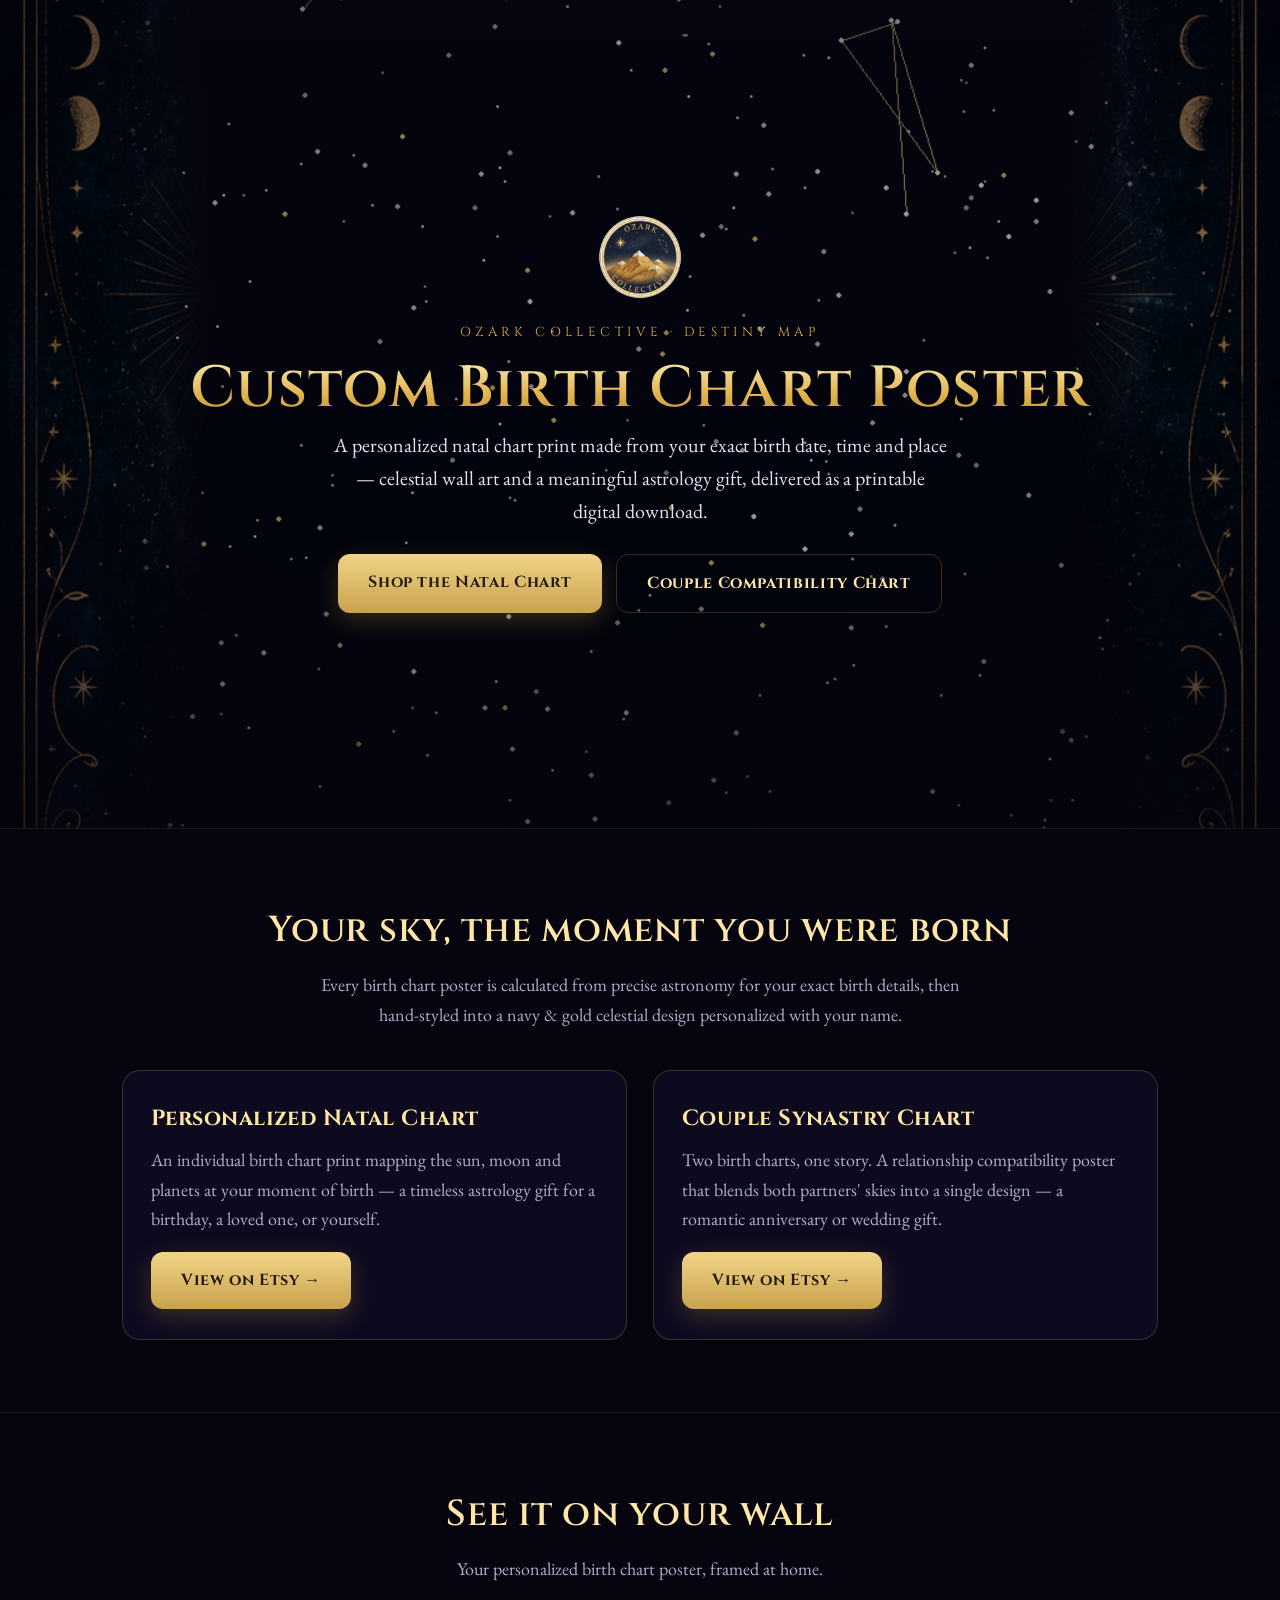
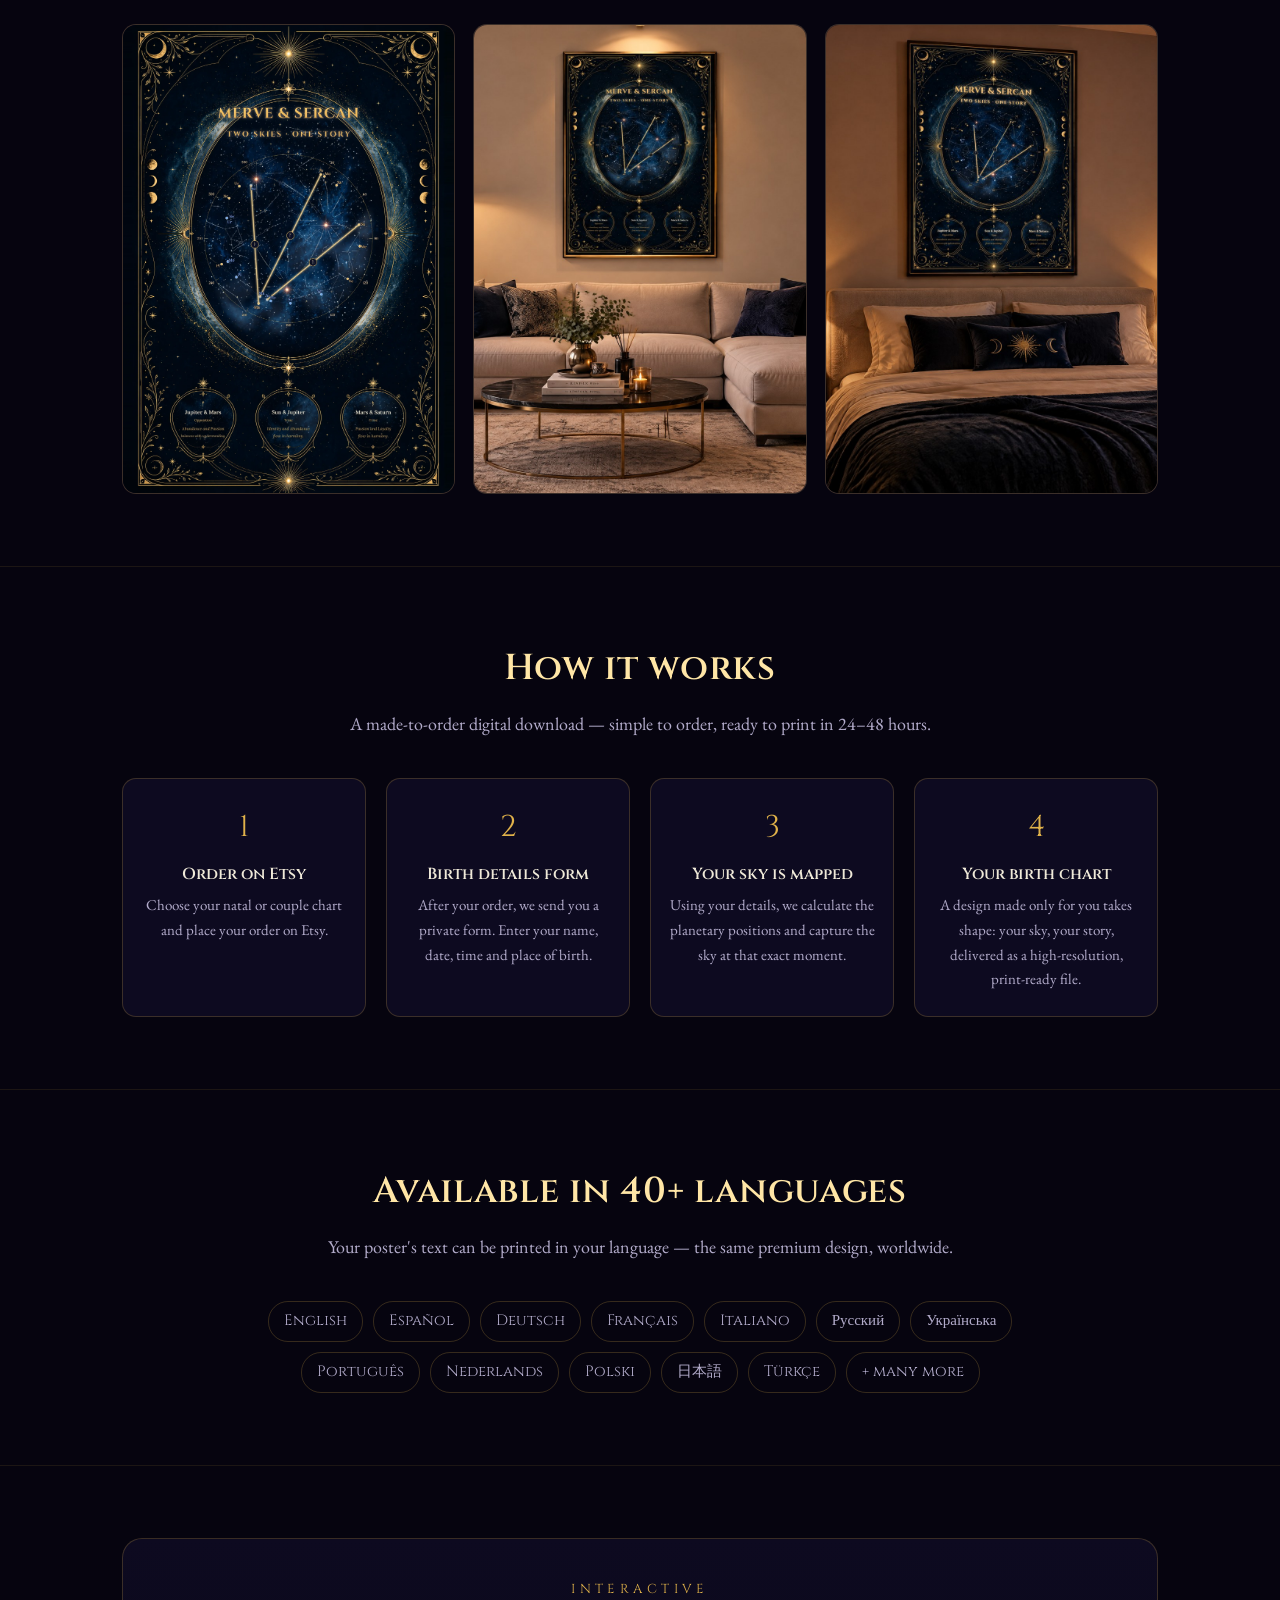
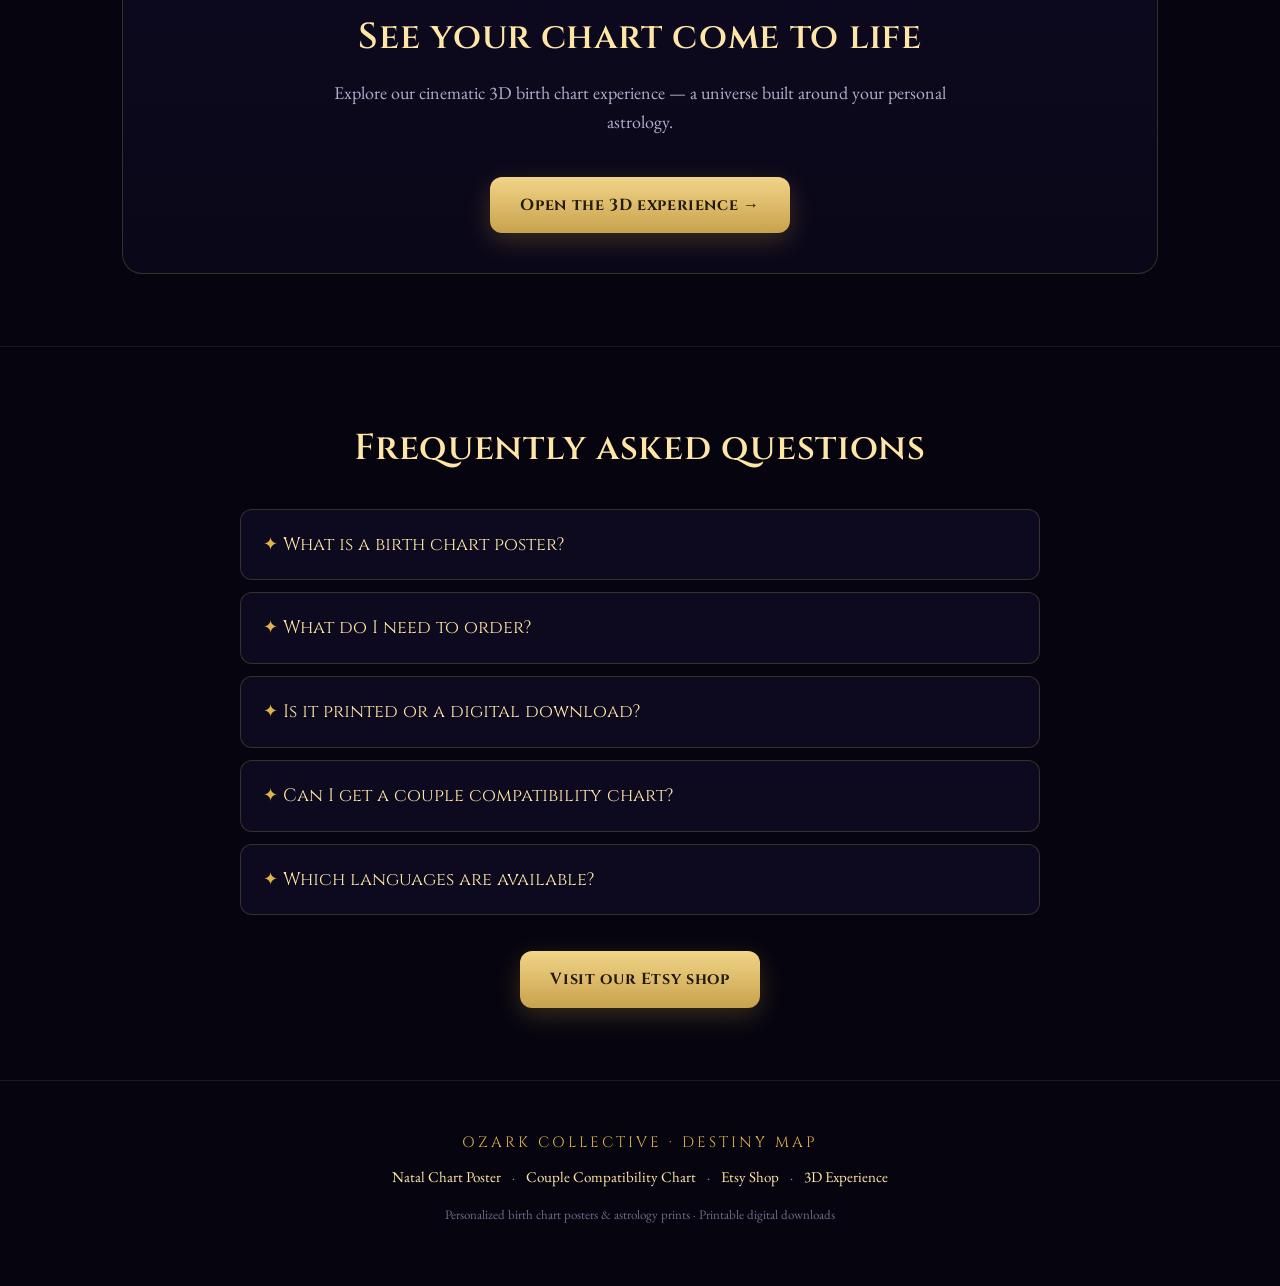
<file: birth-chart-poster.html>
<!DOCTYPE html>
<html lang="en">
<head>
<meta charset="UTF-8">
<meta name="viewport" content="width=device-width, initial-scale=1.0">
<title>Custom Birth Chart Poster | Personalized Natal Chart Print — Ozark Collective</title>
<meta name="description" content="Personalized birth chart posters made from your exact birth date, time & place. Custom natal chart prints and couple compatibility (synastry) charts — a meaningful astrology gift, printable digital download in 40+ languages.">
<meta name="keywords" content="birth chart poster, natal chart print, custom birth chart, personalized astrology, astrology poster, synastry chart, couple birth chart, zodiac gift, celestial wall art, birth chart art">
<link rel="canonical" href="https://www.ozarkcollective.co/birth-chart-poster.html">
<meta name="robots" content="index, follow">
<link rel="icon" type="image/png" href="site_favicon.png">
<!-- Open Graph -->
<meta property="og:type" content="website">
<meta property="og:site_name" content="Ozark Collective · Destiny Map">
<meta property="og:title" content="Custom Birth Chart Poster | Personalized Natal Chart Print">
<meta property="og:description" content="A personalized birth chart poster made from your exact birth details. Individual natal charts & couple compatibility prints. Printable digital download, 40+ languages.">
<meta property="og:url" content="https://www.ozarkcollective.co/birth-chart-poster.html">
<meta property="og:image" content="https://www.ozarkcollective.co/og-image.jpg">
<meta name="twitter:card" content="summary_large_image">
<meta name="twitter:title" content="Custom Birth Chart Poster | Personalized Natal Chart Print">
<meta name="twitter:description" content="Personalized birth chart & couple compatibility posters from your exact birth details. Printable digital download in 40+ languages.">
<meta name="twitter:image" content="https://www.ozarkcollective.co/og-image.jpg">
<link rel="preconnect" href="https://fonts.googleapis.com">
<link href="https://fonts.googleapis.com/css2?family=Cinzel:wght@500;600;700&family=EB+Garamond:ital@0;1&display=swap" rel="stylesheet">
<style>
:root{--bg:#06040f;--panel:#0d0a20;--ink:#efe9d8;--dim:#b3accb;--gold:#e0b24a;--gold2:#ffe6a6;--line:rgba(224,178,74,.22)}
*{margin:0;padding:0;box-sizing:border-box}
body{background:var(--bg);color:var(--ink);font-family:'EB Garamond',Georgia,serif;font-size:18px;line-height:1.65;-webkit-font-smoothing:antialiased}
h1,h2,h3,.serif{font-family:'Cinzel',serif;letter-spacing:.02em}
a{color:var(--gold2);text-decoration:none}
.wrap{max-width:1080px;margin:0 auto;padding:0 22px}
.btn{display:inline-block;background:linear-gradient(180deg,#f2d488,#c8a24d);color:#231a08;font-family:'Cinzel',serif;font-weight:700;
padding:15px 30px;border-radius:12px;letter-spacing:.04em;font-size:16px;box-shadow:0 8px 26px rgba(224,178,74,.22);transition:transform .15s}
.btn:hover{transform:translateY(-2px)}
.btn.alt{background:transparent;border:1px solid var(--line);color:var(--gold2);box-shadow:none}
/* HERO */
header.hero{position:relative;min-height:92vh;display:flex;align-items:center;justify-content:center;text-align:center;overflow:hidden}
header.hero::before{content:"";position:absolute;inset:0;
background:url('card_panel.png') center/cover no-repeat;filter:brightness(.62) saturate(1.05);z-index:0}
header.hero::after{content:"";position:absolute;inset:0;background:radial-gradient(120% 90% at 50% 40%,transparent 30%,rgba(6,4,15,.55) 70%,rgba(6,4,15,.92) 100%);z-index:1}
.hero .inner{position:relative;z-index:2;padding:60px 22px}
.hero img.logo{width:84px;height:84px;margin-bottom:14px;opacity:.95}
.kicker{color:var(--gold);letter-spacing:.34em;text-transform:uppercase;font-size:13px;font-family:'Cinzel',serif}
.hero h1{font-size:clamp(30px,6vw,58px);font-weight:600;margin:14px 0 8px;line-height:1.1;
background:linear-gradient(180deg,#fbeeb8,#e0b24a 60%,#b98f3f);-webkit-background-clip:text;background-clip:text;color:transparent}
.hero p.lead{max-width:620px;margin:0 auto 26px;color:#e7e0f2;font-size:20px}
.cta-row{display:flex;gap:14px;flex-wrap:wrap;justify-content:center;margin-top:8px}
/* SECTIONS */
section{padding:72px 0;border-top:1px solid rgba(224,178,74,.1)}
section h2{font-size:clamp(24px,4vw,36px);font-weight:600;color:var(--gold2);text-align:center;margin-bottom:10px}
section .sub{text-align:center;color:var(--dim);max-width:640px;margin:0 auto 40px}
.grid2{display:grid;grid-template-columns:1fr 1fr;gap:26px}
@media(max-width:760px){.grid2{grid-template-columns:1fr}}
.card{background:var(--panel);border:1px solid var(--line);border-radius:18px;padding:30px 28px}
.card h3{color:var(--gold2);font-size:22px;margin-bottom:8px}
.card p{color:var(--dim);margin-bottom:18px}
.steps{display:grid;grid-template-columns:repeat(4,1fr);gap:20px;counter-reset:s}
@media(max-width:760px){.steps{grid-template-columns:1fr 1fr}}
.step{background:var(--panel);border:1px solid var(--line);border-radius:14px;padding:24px 18px;text-align:center}
.step .n{font-family:'Cinzel',serif;color:var(--gold);font-size:30px;display:block;margin-bottom:8px}
.step h4{font-family:'Cinzel',serif;color:var(--ink);font-size:16px;margin-bottom:6px;font-weight:600}
.step p{color:var(--dim);font-size:15px}
.langs{display:flex;flex-wrap:wrap;gap:10px;justify-content:center;max-width:820px;margin:0 auto}
.langs span{border:1px solid var(--line);border-radius:20px;padding:7px 15px;color:var(--dim);font-size:15px;font-family:'Cinzel',serif}
.faq{max-width:800px;margin:0 auto}
.faq details{background:var(--panel);border:1px solid var(--line);border-radius:12px;padding:4px 22px;margin-bottom:12px}
.faq summary{font-family:'Cinzel',serif;color:var(--gold2);font-size:18px;padding:16px 0;cursor:pointer;list-style:none}
.faq summary::-webkit-details-marker{display:none}
.faq summary::before{content:"✦ ";color:var(--gold)}
.faq p{color:var(--dim);padding:0 0 18px}
.center{text-align:center}
footer{padding:50px 0 60px;text-align:center;color:#8f88ad;font-size:15px;border-top:1px solid rgba(224,178,74,.12)}
footer a{margin:0 8px}
.demo{background:linear-gradient(180deg,#0d0a20,#0a0718);border:1px solid var(--line);border-radius:20px;padding:40px 30px;text-align:center}
.gal{display:grid;grid-template-columns:repeat(3,1fr);gap:18px}.gal figure{border:1px solid var(--line);border-radius:14px;overflow:hidden;background:var(--panel)}.gal img{width:100%;height:100%;object-fit:cover;display:block}@media(max-width:760px){.gal{grid-template-columns:1fr}}
</style>
<script type="application/ld+json">
{
"@context":"https://schema.org",
"@graph":[
{"@type":"Organization","@id":"https://www.ozarkcollective.co/#org","name":"Ozark Collective · Destiny Map","url":"https://www.ozarkcollective.co/","logo":"https://www.ozarkcollective.co/site_logo.png","sameAs":["https://www.etsy.com/shop/OzarkCollectiveCo"]},
{"@type":"WebSite","@id":"https://www.ozarkcollective.co/#website","url":"https://www.ozarkcollective.co/","name":"Ozark Collective · Destiny Map","publisher":{"@id":"https://www.ozarkcollective.co/#org"}},
{"@type":"Product","name":"Custom Birth Chart Poster (Personalized Natal Chart Print)","image":"https://www.ozarkcollective.co/og-image.jpg","description":"A personalized natal chart poster created from your exact birth date, time and place. Printable digital download, available in 40+ languages.","brand":{"@id":"https://www.ozarkcollective.co/#org"},"category":"Astrology Wall Art","offers":{"@type":"Offer","priceCurrency":"USD","price":"7.99","availability":"https://schema.org/InStock","url":"https://www.etsy.com/listing/4539300239"}},
{"@type":"Product","name":"Couple Birth Chart Poster (Synastry Compatibility Print)","image":"https://www.ozarkcollective.co/og-image.jpg","description":"A personalized synastry poster blending both partners' birth charts into one design. A romantic anniversary gift, printable digital download.","brand":{"@id":"https://www.ozarkcollective.co/#org"},"category":"Astrology Wall Art","offers":{"@type":"Offer","priceCurrency":"USD","price":"9.99","availability":"https://schema.org/InStock","url":"https://www.etsy.com/listing/4539231848"}},
{"@type":"FAQPage","mainEntity":[
{"@type":"Question","name":"What is a birth chart poster?","acceptedAnswer":{"@type":"Answer","text":"A birth chart (natal chart) poster maps the exact position of the sun, moon and planets at the moment you were born, rendered as celestial wall art personalized with your name."}},
{"@type":"Question","name":"What do I need to order?","acceptedAnswer":{"@type":"Answer","text":"Your name, and your birth date, exact time and city. We calculate your chart from that data using precise astronomy."}},
{"@type":"Question","name":"Is it printed or a digital download?","acceptedAnswer":{"@type":"Answer","text":"It is a made-to-order, print-ready digital download. You receive a high-resolution file you can print at any size."}},
{"@type":"Question","name":"Can I get a couple compatibility chart?","acceptedAnswer":{"@type":"Answer","text":"Yes. The couple synastry chart blends both partners' birth charts into a single design — a popular anniversary and wedding gift."}},
{"@type":"Question","name":"Which languages are available?","acceptedAnswer":{"@type":"Answer","text":"Your poster text can be printed in 40+ languages, including English, Spanish, German, French, Russian and Ukrainian."}}
]}
]
}
</script>
</head>
<body>

<header class="hero">
<div class="inner">
<img class="logo" src="site_logo.png" alt="Ozark Collective Destiny Map logo">
<div class="kicker">Ozark Collective · Destiny Map</div>
<h1>Custom Birth Chart Poster</h1>
<p class="lead">A personalized natal chart print made from your exact birth date, time and place — celestial wall art and a meaningful astrology gift, delivered as a printable digital download.</p>
<div class="cta-row">
<a class="btn" href="https://www.etsy.com/listing/4539300239" rel="noopener">Shop the Natal Chart</a>
<a class="btn alt" href="https://www.etsy.com/listing/4539231848" rel="noopener">Couple Compatibility Chart</a>
</div>
</div>
</header>

<main>
<section id="what">
<div class="wrap">
<h2>Your sky, the moment you were born</h2>
<p class="sub">Every birth chart poster is calculated from precise astronomy for your exact birth details, then hand-styled into a navy &amp; gold celestial design personalized with your name.</p>
<div class="grid2">
<div class="card">
<h3>Personalized Natal Chart</h3>
<p>An individual birth chart print mapping the sun, moon and planets at your moment of birth — a timeless astrology gift for a birthday, a loved one, or yourself.</p>
<a class="btn" href="https://www.etsy.com/listing/4539300239" rel="noopener">View on Etsy →</a>
</div>
<div class="card">
<h3>Couple Synastry Chart</h3>
<p>Two birth charts, one story. A relationship compatibility poster that blends both partners' skies into a single design — a romantic anniversary or wedding gift.</p>
<a class="btn" href="https://www.etsy.com/listing/4539231848" rel="noopener">View on Etsy →</a>
</div>
</div>
</div>
</section>

<section id="gallery">
<div class="wrap">
<h2>See it on your wall</h2>
<p class="sub">Your personalized birth chart poster, framed at home.</p>
<div class="gal">
<figure><img src="personalized-couple-birth-chart-poster.webp" alt="Personalized couple birth chart poster with custom star map and planetary aspects" width="1800" height="2546" loading="lazy"></figure>
<figure><img src="natal-chart-poster-living-room.jpg" alt="Custom natal chart poster hanging above a sofa in a living room" width="1200" height="1200" loading="lazy"></figure>
<figure><img src="couple-synastry-poster-bedroom.jpg" alt="Couple synastry chart poster above a bed, anniversary gift idea" width="1200" height="1200" loading="lazy"></figure>
</div>
</div>
</section>

<section id="how">
<div class="wrap">
<h2>How it works</h2>
<p class="sub">A made-to-order digital download — simple to order, ready to print in 24–48 hours.</p>
<div class="steps">
<div class="step"><span class="n">1</span><h4>Order on Etsy</h4><p>Choose your natal or couple chart and place your order on Etsy.</p></div>
<div class="step"><span class="n">2</span><h4>Birth details form</h4><p>After your order, we send you a private form. Enter your name, date, time and place of birth.</p></div>
<div class="step"><span class="n">3</span><h4>Your sky is mapped</h4><p>Using your details, we calculate the planetary positions and capture the sky at that exact moment.</p></div>
<div class="step"><span class="n">4</span><h4>Your birth chart</h4><p>A design made only for you takes shape: your sky, your story, delivered as a high-resolution, print-ready file.</p></div>
</div>
</div>
</div>
</section>

<section id="languages">
<div class="wrap">
<h2>Available in 40+ languages</h2>
<p class="sub">Your poster's text can be printed in your language — the same premium design, worldwide.</p>
<div class="langs">
<span>English</span><span>Español</span><span>Deutsch</span><span>Français</span><span>Italiano</span><span>Русский</span><span>Українська</span><span>Português</span><span>Nederlands</span><span>Polski</span><span>日本語</span><span>Türkçe</span><span>+ many more</span>
</div>
</div>
</section>

<section id="experience">
<div class="wrap">
<div class="demo">
<div class="kicker">Interactive</div>
<h2 style="margin-top:8px">See your chart come to life</h2>
<p class="sub">Explore our cinematic 3D birth chart experience — a universe built around your personal astrology.</p>
<a class="btn" href="harita3d_demo.html">Open the 3D experience →</a>
</div>
</div>
</section>

<section id="faq">
<div class="wrap">
<h2>Frequently asked questions</h2>
<div class="faq" style="margin-top:30px">
<details><summary>What is a birth chart poster?</summary><p>A birth chart (natal chart) poster maps the exact position of the sun, moon and planets at the moment you were born, rendered as celestial wall art and personalized with your name.</p></details>
<details><summary>What do I need to order?</summary><p>Your name, plus your birth date, exact time and city. We calculate your chart from those details using precise astronomy.</p></details>
<details><summary>Is it printed or a digital download?</summary><p>It's a made-to-order, print-ready digital download. You receive a high-resolution file you can print at any size, from A4 up to 24×36".</p></details>
<details><summary>Can I get a couple compatibility chart?</summary><p>Yes — the couple synastry chart blends both partners' birth charts into a single design, a popular anniversary and wedding gift.</p></details>
<details><summary>Which languages are available?</summary><p>Your poster text can be printed in 40+ languages, including English, Spanish, German, French, Russian and Ukrainian.</p></details>
</div>
<div class="center" style="margin-top:36px">
<a class="btn" href="https://www.etsy.com/shop/OzarkCollectiveCo" rel="noopener">Visit our Etsy shop</a>
</div>
</div>
</section>
</main>

<footer>
<div class="wrap">
<p style="font-family:'Cinzel',serif;color:var(--gold);letter-spacing:.2em">OZARK COLLECTIVE · DESTINY MAP</p>
<p style="margin-top:10px">
<a href="https://www.etsy.com/listing/4539300239" rel="noopener">Natal Chart Poster</a> ·
<a href="https://www.etsy.com/listing/4539231848" rel="noopener">Couple Compatibility Chart</a> ·
<a href="https://www.etsy.com/shop/OzarkCollectiveCo" rel="noopener">Etsy Shop</a> ·
<a href="harita3d_demo.html">3D Experience</a>
</p>
<p style="margin-top:14px;font-size:13px;color:#6f6a8c">Personalized birth chart posters &amp; astrology prints · Printable digital downloads</p>
</div>
</footer>

</body>
</html>
</file>
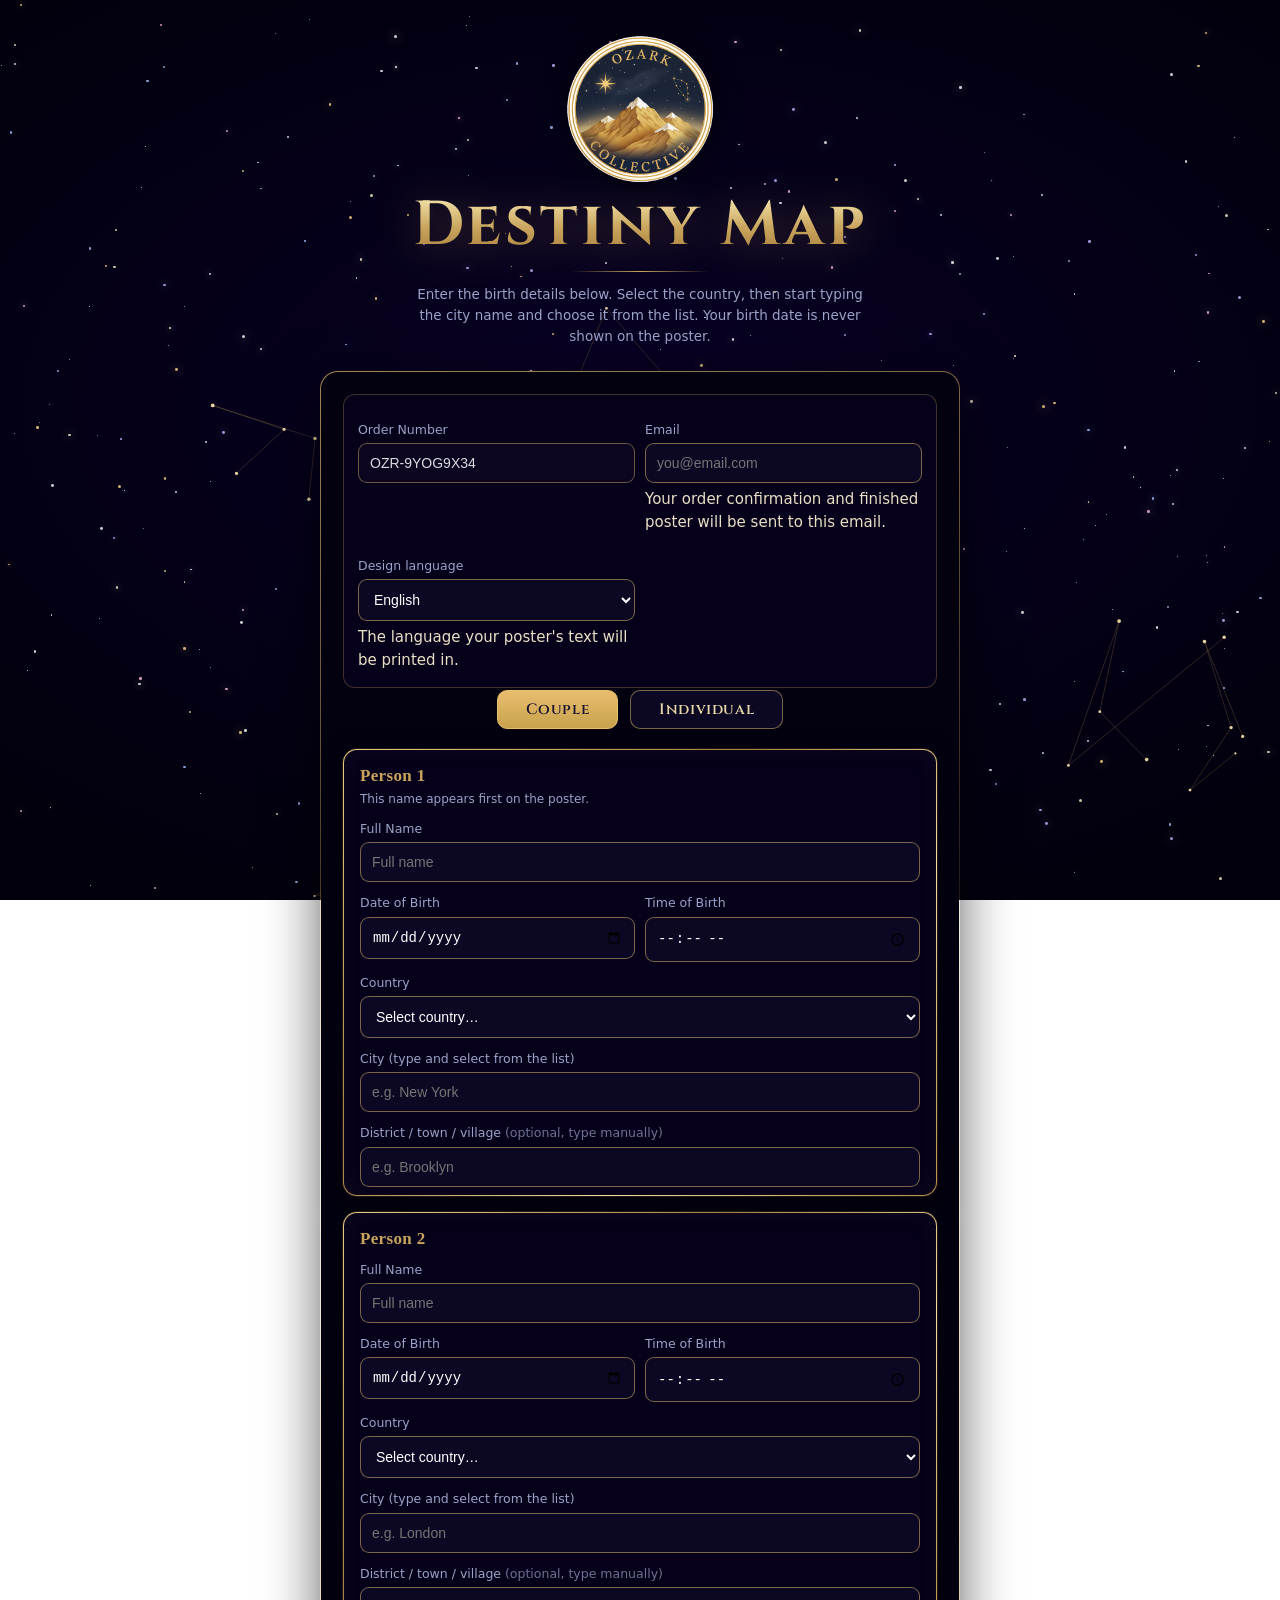
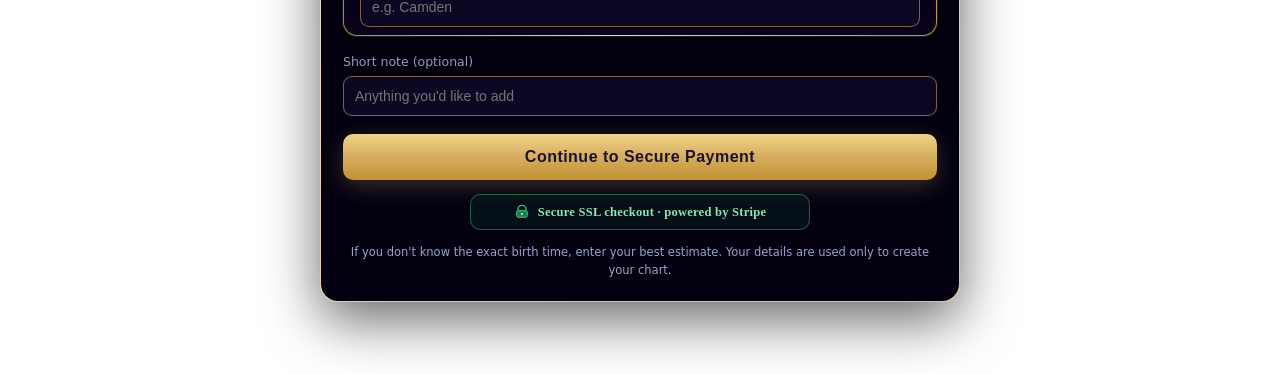
<file: order-direct.html>
<!doctype html>
<html lang="en"><head><meta charset="utf-8">
<meta name="robots" content="noindex,nofollow"><meta name="viewport" content="width=device-width,initial-scale=1">
<title>Destiny Map · Order Form</title><link rel="icon" type="image/png" href="site_favicon.png">
<link rel="preconnect" href="https://fonts.googleapis.com"><link rel="preconnect" href="https://fonts.gstatic.com" crossorigin><link href="https://fonts.googleapis.com/css2?family=Cinzel:wght@500;600;700&display=swap" rel="stylesheet">
<style>
  :root{--bg:#0a0e28;--panel:#141a3e;--line:#2b336a;--gold:#c8a45c;--cream:#e9dfc4;--muted:#9aa3c7}
  *{box-sizing:border-box;margin:0;padding:0}
  body{background:radial-gradient(ellipse 120% 98% at 50% 45%,#080022 0%,#080022 7%,#030010 52%,#000000 100%) fixed;color:var(--cream);font:15px/1.55 'Segoe UI',system-ui,sans-serif;padding:34px 16px 72px;position:relative;overflow-x:hidden}
  #stars{position:fixed;inset:0;z-index:0;pointer-events:none;overflow:hidden}
  #stars .s{position:absolute;border-radius:50%;opacity:.8;animation:tw var(--d,4s) ease-in-out infinite alternate}
  @keyframes tw{from{opacity:.4;transform:scale(.7)}to{opacity:1;transform:scale(1)}}
  .wrap{max-width:640px;margin:0 auto;position:relative;z-index:1}
  header{text-align:center;margin-bottom:24px}
  .kicker{font-weight:600;letter-spacing:.36em;text-transform:uppercase;color:#dcc488;font-size:13.5px;margin-bottom:13px;text-shadow:0 1px 10px rgba(200,164,92,.25)}
  .title{font:700 62px/1 'Cinzel',Georgia,serif;letter-spacing:.06em;background:linear-gradient(180deg,#f9e9b2,#c8a45c 55%,#a97f3d);-webkit-background-clip:text;background-clip:text;color:transparent;filter:drop-shadow(0 3px 20px rgba(200,164,92,.34))}
  .rule{width:140px;height:1px;margin:15px auto 12px;background:linear-gradient(90deg,transparent,var(--gold),transparent)}
  .sub{color:var(--muted);font-size:13.5px;max-width:470px;margin:0 auto}
  form{position:relative;border-radius:18px;padding:22px;border:1px solid transparent;background:linear-gradient(#030010,#030010) padding-box,linear-gradient(160deg,rgba(200,164,92,.82),rgba(200,164,92,.14) 45%,rgba(200,164,92,.66)) border-box;box-shadow:0 18px 55px rgba(0,0,0,.6)}
  .person{position:relative;border-radius:14px;padding:16px 16px 8px;margin:16px 0;border:1.5px solid transparent;background:linear-gradient(#06001A,#06001A) padding-box,linear-gradient(135deg,#e9cd83,#a9803f 38%,#f3dd9a 68%,#b98f45) border-box;box-shadow:0 0 0 1px rgba(200,164,92,.14),inset 0 0 22px rgba(200,164,92,.05),0 10px 30px rgba(0,0,0,.4)}
  .person h3{color:var(--gold);font:600 17px Georgia,serif;margin-bottom:4px;letter-spacing:.02em}
  .person .hint{color:var(--muted);font-size:12px;margin-bottom:10px}
  label{display:block;color:var(--muted);font-size:12.5px;margin:11px 0 4px}
  input,select{width:100%;background:#0c0722;color:#fff;border:1px solid rgba(214,182,110,.55);border-radius:9px;padding:11px;font-size:14px}
  input:focus,select:focus{outline:none;border-color:var(--gold);box-shadow:0 0 0 2px rgba(200,164,92,.18)}
  .row{display:grid;grid-template-columns:1fr 1fr;gap:10px}
  .top{display:grid;grid-template-columns:1fr 1fr;gap:10px;background:#06001A;padding:14px;border-radius:12px;border:1px solid rgba(200,164,92,.30)}
  .citywrap{position:relative}
  .citylist{position:absolute;left:0;right:0;top:100%;z-index:9;background:#0d1330;border:1px solid #38427e;border-top:0;border-radius:0 0 9px 9px;max-height:220px;overflow:auto;display:none}
  .citylist .opt{padding:9px 11px;cursor:pointer;font-size:14px;border-bottom:1px solid #1c2350}
  .citylist .opt:hover{background:#1a2350;color:var(--gold)}
  .btn{width:100%;margin-top:18px;background:linear-gradient(180deg,#f0d488,#d8b063 45%,#c19133);color:#1a1230;border:0;border-radius:10px;padding:14px;font-size:16px;font-weight:700;letter-spacing:.03em;cursor:pointer;box-shadow:0 6px 22px rgba(200,164,92,.28)}
  .btn:disabled{opacity:.6}
  .msg{margin-top:14px;padding:12px 14px;border-radius:10px;font-size:14px;display:none}
  .err{background:rgba(200,60,60,.15);border:1px solid #7a3030;color:#ffb3b3}
  .note{color:var(--muted);font-size:11.5px;margin-top:14px;text-align:center}
  .done{text-align:center;padding:30px 10px;display:none}
  .done .star{font-size:40px}.done h2{color:var(--gold);font:600 24px Georgia,serif;margin:10px 0 6px}
</style></head>
<body><div id="stars"></div><svg id="consts" style="position:fixed;inset:0;width:100%;height:100%;z-index:0;pointer-events:none"></svg><div class="wrap">
<header>
  <img alt="Ozark Collective" src="site_logo.png" style="display:block;width:150px;height:auto;margin:0 auto 10px;filter:drop-shadow(0 3px 14px rgba(0,0,0,.5))">
  <div class="title">Destiny Map</div>
  <div class="rule"></div>
  <div class="sub">Enter the birth details below. Select the country, then start typing the city name and choose it from the list. Your birth date is never shown on the poster.</div>
</header>
<form id="f">
  <div class="top">
    <div><label>Order Number</label><input id="order_no" readonly tabindex="-1" style="opacity:.85;cursor:default"></div>
    <div><label>Email</label><input id="email" type="email" required placeholder="you@email.com"><div class="hint" style="margin-top:5px">Your order confirmation and finished poster will be sent to this email.</div></div>
    <div><label>Design language</label><select id="lang"><option value="en">English</option><option value="tr">Turkish</option><option value="es">Spanish</option><option value="de">German</option><option value="fr">French</option><option value="it">Italian</option><option value="nl">Dutch</option><option value="pt">Portuguese</option><option value="pl">Polish</option><option value="cs">Czech</option><option value="sk">Slovak</option><option value="hu">Hungarian</option><option value="ro">Romanian</option><option value="hr">Croatian</option><option value="sl">Slovenian</option><option value="ca">Catalan</option><option value="sv">Swedish</option><option value="da">Danish</option><option value="nb">Norwegian</option><option value="fi">Finnish</option><option value="id">Indonesian</option><option value="vi">Vietnamese</option><option value="ru">Russian</option><option value="uk">Ukrainian</option><option value="bg">Bulgarian</option><option value="sr">Serbian</option><option value="mk">Macedonian</option><option value="be">Belarusian</option><option value="et">Estonian</option><option value="lv">Latvian</option><option value="lt">Lithuanian</option><option value="is">Icelandic</option><option value="sq">Albanian</option><option value="gl">Galician</option><option value="af">Afrikaans</option><option value="el">Greek</option><option value="zh">Chinese</option><option value="ja">Japanese</option><option value="ko">Korean</option><option value="ar">Arabic</option><option value="hi">Hindi</option><option value="th">Thai</option></select><div class="hint" style="margin-top:5px">The language your poster's text will be printed in.</div></div>
  </div>
  <style>.ptbtn{background:#0c0722;border:1px solid rgba(214,182,110,.55);color:#e8d9a8;font:600 15px/1 Cinzel,Georgia,serif;letter-spacing:.04em;padding:11px 28px;border-radius:10px;cursor:pointer;transition:.15s}.ptbtn.on{background:linear-gradient(180deg,#e8be6e,#c8a24d);color:#1a1230;border-color:#e8be6e}</style><div style="display:flex;gap:12px;margin:2px 0 20px;justify-content:center"><button type="button" id="pt_couple" class="ptbtn on">Couple</button><button type="button" id="pt_single" class="ptbtn">Individual</button></div><div class="person">
    <h3>Person 1</h3><div class="hint">This name appears first on the poster.</div>
    <label>Full Name</label><input id="w_name" required placeholder="Full name">
    <div class="row"><div><label>Date of Birth</label><input id="w_date" type="date" required></div>
      <div><label>Time of Birth</label><input id="w_time" type="time" required></div></div>
    <label>Country</label><select id="w_country"></select>
    <label>City (type and select from the list)</label>
    <div class="citywrap"><input id="w_city" autocomplete="off" placeholder="e.g. New York"><div class="citylist" id="w_city_list"></div></div>
    <label>District / town / village <span style="opacity:.7">(optional, type manually)</span></label>
    <input id="w_detail" autocomplete="off" placeholder="e.g. Brooklyn">
    <input type="hidden" id="w_lat"><input type="hidden" id="w_lon"><input type="hidden" id="w_tz"><input type="hidden" id="w_cn">
  </div>
  <div class="person">
    <h3>Person 2</h3>
    <label>Full Name</label><input id="m_name" required placeholder="Full name">
    <div class="row"><div><label>Date of Birth</label><input id="m_date" type="date" required></div>
      <div><label>Time of Birth</label><input id="m_time" type="time" required></div></div>
    <label>Country</label><select id="m_country"></select>
    <label>City (type and select from the list)</label>
    <div class="citywrap"><input id="m_city" autocomplete="off" placeholder="e.g. London"><div class="citylist" id="m_city_list"></div></div>
    <label>District / town / village <span style="opacity:.7">(optional, type manually)</span></label>
    <input id="m_detail" autocomplete="off" placeholder="e.g. Camden">
    <input type="hidden" id="m_lat"><input type="hidden" id="m_lon"><input type="hidden" id="m_tz"><input type="hidden" id="m_cn">
  </div>
  <label>Short note (optional)</label><input id="note" placeholder="Anything you'd like to add">
  <button class="btn" id="btn" type="submit">Continue to Secure Payment</button>
  <div id="msg" class="msg err"></div>
  <div style="display:flex;align-items:center;justify-content:center;gap:8px;margin:14px auto 2px;padding:9px 16px;max-width:340px;background:rgba(31,122,74,.12);border:1px solid rgba(52,199,123,.45);border-radius:10px">
    <svg width="16" height="16" viewBox="0 0 24 24" fill="none" xmlns="http://www.w3.org/2000/svg" style="flex:none"><path d="M6 10V8a6 6 0 0 1 12 0v2" stroke="#34c77b" stroke-width="2" stroke-linecap="round"/><rect x="4" y="10" width="16" height="10" rx="2.5" fill="#1f7a4a" stroke="#34c77b" stroke-width="1.5"/><circle cx="12" cy="15" r="1.6" fill="#d7f5e5"/></svg>
    <span style="font:600 12.5px/1.3 Georgia,serif;letter-spacing:.02em;color:#8ce6b4">Secure SSL checkout &middot; powered by Stripe</span>
  </div>
  <div class="note">If you don't know the exact birth time, enter your best estimate. Your details are used only to create your chart.</div>
</form>
<div class="done" id="done"><div class="star">✶</div><h2>Order received</h2><p style="color:var(--cream)">Payment confirmed — thank you! Your destiny map is being prepared and will be emailed to you shortly.</p><p style="color:#e8be6e;margin-top:10px">Your order number: <b id="done_no"></b></p></div>
</div>
<script src="https://assets.lemonsqueezy.com/lemon.js" defer></script>
<script>
/* renkli parlak yıldız alanı */
(function(){
  var box=document.getElementById('stars');
  if(box){var cols=['#ffffff','#ffffff','#fff3d0','#ffd98a','#a9c7ff','#c9b6ff','#ffc2e0'];var n=Math.min(440,Math.round(window.innerWidth*window.innerHeight/3200));var h='';for(var i=0;i<n;i++){var x=(Math.random()*100).toFixed(2),y=(Math.random()*100).toFixed(2),sz=(Math.random()*2.4+0.7).toFixed(2),c=cols[(Math.random()*cols.length)|0],d=(Math.random()*4+2).toFixed(1),dl=(Math.random()*5).toFixed(1),glow=Math.random()<0.5;h+='<span class="s" style="left:'+x+'%;top:'+y+'%;width:'+sz+'px;height:'+sz+'px;background:'+c+';--d:'+d+'s;animation-delay:'+dl+'s;box-shadow:'+(glow?'0 0 '+(sz*3.5).toFixed(1)+'px '+c:'none')+'"></span>';}box.innerHTML=h;}
  /* dekoratif takımyıldızları */
  var svg=document.getElementById('consts');
  if(svg){var W=window.innerWidth,H=window.innerHeight,NC=Math.max(5,Math.min(9,Math.round(W*H/210000))),p='';for(var k=0;k<NC;k++){var cx=Math.random()*W,cy=Math.random()*H,nn=4+((Math.random()*3)|0),nodes=[];for(var j=0;j<nn;j++){nodes.push([Math.max(4,Math.min(W-4,cx+(Math.random()-.5)*190)),Math.max(4,Math.min(H-4,cy+(Math.random()-.5)*160))]);}var dd='M';for(var j=0;j<nn;j++){dd+=(j?' L':'')+nodes[j][0].toFixed(1)+','+nodes[j][1].toFixed(1);}p+='<path d="'+dd+'" fill="none" stroke="rgba(200,164,92,0.28)" stroke-width="0.8"/>';for(var j=0;j<nn;j++){p+='<circle cx="'+nodes[j][0].toFixed(1)+'" cy="'+nodes[j][1].toFixed(1)+'" r="'+(1.1+Math.random()*0.9).toFixed(1)+'" fill="#ffe9b0" opacity="0.9"/>';}}svg.innerHTML=p;}
})();
const COUNTRIES=[{"c": "AF", "n": "Afghanistan"}, {"c": "AX", "n": "Aland Islands"}, {"c": "AL", "n": "Albania"}, {"c": "DZ", "n": "Algeria"}, {"c": "AS", "n": "American Samoa"}, {"c": "AD", "n": "Andorra"}, {"c": "AO", "n": "Angola"}, {"c": "AI", "n": "Anguilla"}, {"c": "AQ", "n": "Antarctica"}, {"c": "AG", "n": "Antigua and Barbuda"}, {"c": "AR", "n": "Argentina"}, {"c": "AM", "n": "Armenia"}, {"c": "AW", "n": "Aruba"}, {"c": "AU", "n": "Australia"}, {"c": "AT", "n": "Austria"}, {"c": "AZ", "n": "Azerbaijan"}, {"c": "BS", "n": "Bahamas"}, {"c": "BH", "n": "Bahrain"}, {"c": "BD", "n": "Bangladesh"}, {"c": "BB", "n": "Barbados"}, {"c": "BY", "n": "Belarus"}, {"c": "BE", "n": "Belgium"}, {"c": "BZ", "n": "Belize"}, {"c": "BJ", "n": "Benin"}, {"c": "BM", "n": "Bermuda"}, {"c": "BT", "n": "Bhutan"}, {"c": "BO", "n": "Bolivia"}, {"c": "BQ", "n": "Bonaire, Saint Eustatius and Saba "}, {"c": "BA", "n": "Bosnia and Herzegovina"}, {"c": "BW", "n": "Botswana"}, {"c": "BV", "n": "Bouvet Island"}, {"c": "BR", "n": "Brazil"}, {"c": "IO", "n": "British Indian Ocean Territory"}, {"c": "VG", "n": "British Virgin Islands"}, {"c": "BN", "n": "Brunei"}, {"c": "BG", "n": "Bulgaria"}, {"c": "BF", "n": "Burkina Faso"}, {"c": "BI", "n": "Burundi"}, {"c": "CV", "n": "Cabo Verde"}, {"c": "KH", "n": "Cambodia"}, {"c": "CM", "n": "Cameroon"}, {"c": "CA", "n": "Canada"}, {"c": "KY", "n": "Cayman Islands"}, {"c": "CF", "n": "Central African Republic"}, {"c": "TD", "n": "Chad"}, {"c": "CL", "n": "Chile"}, {"c": "CN", "n": "China"}, {"c": "CX", "n": "Christmas Island"}, {"c": "CC", "n": "Cocos Islands"}, {"c": "CO", "n": "Colombia"}, {"c": "KM", "n": "Comoros"}, {"c": "CK", "n": "Cook Islands"}, {"c": "CR", "n": "Costa Rica"}, {"c": "HR", "n": "Croatia"}, {"c": "CU", "n": "Cuba"}, {"c": "CW", "n": "Curacao"}, {"c": "CY", "n": "Cyprus"}, {"c": "CZ", "n": "Czechia"}, {"c": "CD", "n": "Democratic Republic of the Congo"}, {"c": "DK", "n": "Denmark"}, {"c": "DJ", "n": "Djibouti"}, {"c": "DM", "n": "Dominica"}, {"c": "DO", "n": "Dominican Republic"}, {"c": "EC", "n": "Ecuador"}, {"c": "EG", "n": "Egypt"}, {"c": "SV", "n": "El Salvador"}, {"c": "GQ", "n": "Equatorial Guinea"}, {"c": "ER", "n": "Eritrea"}, {"c": "EE", "n": "Estonia"}, {"c": "SZ", "n": "Eswatini"}, {"c": "ET", "n": "Ethiopia"}, {"c": "FK", "n": "Falkland Islands"}, {"c": "FO", "n": "Faroe Islands"}, {"c": "FJ", "n": "Fiji"}, {"c": "FI", "n": "Finland"}, {"c": "FR", "n": "France"}, {"c": "GF", "n": "French Guiana"}, {"c": "PF", "n": "French Polynesia"}, {"c": "TF", "n": "French Southern Territories"}, {"c": "GA", "n": "Gabon"}, {"c": "GM", "n": "Gambia"}, {"c": "GE", "n": "Georgia"}, {"c": "DE", "n": "Germany"}, {"c": "GH", "n": "Ghana"}, {"c": "GI", "n": "Gibraltar"}, {"c": "GR", "n": "Greece"}, {"c": "GL", "n": "Greenland"}, {"c": "GD", "n": "Grenada"}, {"c": "GP", "n": "Guadeloupe"}, {"c": "GU", "n": "Guam"}, {"c": "GT", "n": "Guatemala"}, {"c": "GG", "n": "Guernsey"}, {"c": "GN", "n": "Guinea"}, {"c": "GW", "n": "Guinea-Bissau"}, {"c": "GY", "n": "Guyana"}, {"c": "HT", "n": "Haiti"}, {"c": "HM", "n": "Heard Island and McDonald Islands"}, {"c": "HN", "n": "Honduras"}, {"c": "HK", "n": "Hong Kong"}, {"c": "HU", "n": "Hungary"}, {"c": "IS", "n": "Iceland"}, {"c": "IN", "n": "India"}, {"c": "ID", "n": "Indonesia"}, {"c": "IR", "n": "Iran"}, {"c": "IQ", "n": "Iraq"}, {"c": "IE", "n": "Ireland"}, {"c": "IM", "n": "Isle of Man"}, {"c": "IL", "n": "Israel"}, {"c": "IT", "n": "Italy"}, {"c": "CI", "n": "Ivory Coast"}, {"c": "JM", "n": "Jamaica"}, {"c": "JP", "n": "Japan"}, {"c": "JE", "n": "Jersey"}, {"c": "JO", "n": "Jordan"}, {"c": "KZ", "n": "Kazakhstan"}, {"c": "KE", "n": "Kenya"}, {"c": "KI", "n": "Kiribati"}, {"c": "XK", "n": "Kosovo"}, {"c": "KW", "n": "Kuwait"}, {"c": "KG", "n": "Kyrgyzstan"}, {"c": "LA", "n": "Laos"}, {"c": "LV", "n": "Latvia"}, {"c": "LB", "n": "Lebanon"}, {"c": "LS", "n": "Lesotho"}, {"c": "LR", "n": "Liberia"}, {"c": "LY", "n": "Libya"}, {"c": "LI", "n": "Liechtenstein"}, {"c": "LT", "n": "Lithuania"}, {"c": "LU", "n": "Luxembourg"}, {"c": "MO", "n": "Macao"}, {"c": "MG", "n": "Madagascar"}, {"c": "MW", "n": "Malawi"}, {"c": "MY", "n": "Malaysia"}, {"c": "MV", "n": "Maldives"}, {"c": "ML", "n": "Mali"}, {"c": "MT", "n": "Malta"}, {"c": "MH", "n": "Marshall Islands"}, {"c": "MQ", "n": "Martinique"}, {"c": "MR", "n": "Mauritania"}, {"c": "MU", "n": "Mauritius"}, {"c": "YT", "n": "Mayotte"}, {"c": "MX", "n": "Mexico"}, {"c": "FM", "n": "Micronesia"}, {"c": "MD", "n": "Moldova"}, {"c": "MC", "n": "Monaco"}, {"c": "MN", "n": "Mongolia"}, {"c": "ME", "n": "Montenegro"}, {"c": "MS", "n": "Montserrat"}, {"c": "MA", "n": "Morocco"}, {"c": "MZ", "n": "Mozambique"}, {"c": "MM", "n": "Myanmar"}, {"c": "NA", "n": "Namibia"}, {"c": "NR", "n": "Nauru"}, {"c": "NP", "n": "Nepal"}, {"c": "AN", "n": "Netherlands Antilles"}, {"c": "NC", "n": "New Caledonia"}, {"c": "NZ", "n": "New Zealand"}, {"c": "NI", "n": "Nicaragua"}, {"c": "NE", "n": "Niger"}, {"c": "NG", "n": "Nigeria"}, {"c": "NU", "n": "Niue"}, {"c": "NF", "n": "Norfolk Island"}, {"c": "KP", "n": "North Korea"}, {"c": "MK", "n": "North Macedonia"}, {"c": "MP", "n": "Northern Mariana Islands"}, {"c": "NO", "n": "Norway"}, {"c": "OM", "n": "Oman"}, {"c": "PK", "n": "Pakistan"}, {"c": "PW", "n": "Palau"}, {"c": "PS", "n": "Palestinian Territory"}, {"c": "PA", "n": "Panama"}, {"c": "PG", "n": "Papua New Guinea"}, {"c": "PY", "n": "Paraguay"}, {"c": "PE", "n": "Peru"}, {"c": "PH", "n": "Philippines"}, {"c": "PN", "n": "Pitcairn"}, {"c": "PL", "n": "Poland"}, {"c": "PT", "n": "Portugal"}, {"c": "PR", "n": "Puerto Rico"}, {"c": "QA", "n": "Qatar"}, {"c": "CG", "n": "Republic of the Congo"}, {"c": "RE", "n": "Reunion"}, {"c": "RO", "n": "Romania"}, {"c": "RU", "n": "Russia"}, {"c": "RW", "n": "Rwanda"}, {"c": "BL", "n": "Saint Barthelemy"}, {"c": "SH", "n": "Saint Helena"}, {"c": "KN", "n": "Saint Kitts and Nevis"}, {"c": "LC", "n": "Saint Lucia"}, {"c": "MF", "n": "Saint Martin"}, {"c": "PM", "n": "Saint Pierre and Miquelon"}, {"c": "VC", "n": "Saint Vincent and the Grenadines"}, {"c": "WS", "n": "Samoa"}, {"c": "SM", "n": "San Marino"}, {"c": "ST", "n": "Sao Tome and Principe"}, {"c": "SA", "n": "Saudi Arabia"}, {"c": "SN", "n": "Senegal"}, {"c": "RS", "n": "Serbia"}, {"c": "CS", "n": "Serbia and Montenegro"}, {"c": "SC", "n": "Seychelles"}, {"c": "SL", "n": "Sierra Leone"}, {"c": "SG", "n": "Singapore"}, {"c": "SX", "n": "Sint Maarten"}, {"c": "SK", "n": "Slovakia"}, {"c": "SI", "n": "Slovenia"}, {"c": "SB", "n": "Solomon Islands"}, {"c": "SO", "n": "Somalia"}, {"c": "ZA", "n": "South Africa"}, {"c": "GS", "n": "South Georgia and the South Sandwich Islands"}, {"c": "KR", "n": "South Korea"}, {"c": "SS", "n": "South Sudan"}, {"c": "ES", "n": "Spain"}, {"c": "LK", "n": "Sri Lanka"}, {"c": "SD", "n": "Sudan"}, {"c": "SR", "n": "Suriname"}, {"c": "SJ", "n": "Svalbard and Jan Mayen"}, {"c": "SE", "n": "Sweden"}, {"c": "CH", "n": "Switzerland"}, {"c": "SY", "n": "Syria"}, {"c": "TW", "n": "Taiwan"}, {"c": "TJ", "n": "Tajikistan"}, {"c": "TZ", "n": "Tanzania"}, {"c": "TH", "n": "Thailand"}, {"c": "NL", "n": "The Netherlands"}, {"c": "TL", "n": "Timor Leste"}, {"c": "TG", "n": "Togo"}, {"c": "TK", "n": "Tokelau"}, {"c": "TO", "n": "Tonga"}, {"c": "TT", "n": "Trinidad and Tobago"}, {"c": "TN", "n": "Tunisia"}, {"c": "TM", "n": "Turkmenistan"}, {"c": "TC", "n": "Turks and Caicos Islands"}, {"c": "TV", "n": "Tuvalu"}, {"c": "TR", "n": "Türkiye"}, {"c": "VI", "n": "U.S. Virgin Islands"}, {"c": "UG", "n": "Uganda"}, {"c": "UA", "n": "Ukraine"}, {"c": "AE", "n": "United Arab Emirates"}, {"c": "GB", "n": "United Kingdom"}, {"c": "US", "n": "United States"}, {"c": "UM", "n": "United States Minor Outlying Islands"}, {"c": "UY", "n": "Uruguay"}, {"c": "UZ", "n": "Uzbekistan"}, {"c": "VU", "n": "Vanuatu"}, {"c": "VA", "n": "Vatican"}, {"c": "VE", "n": "Venezuela"}, {"c": "VN", "n": "Vietnam"}, {"c": "WF", "n": "Wallis and Futuna"}, {"c": "EH", "n": "Western Sahara"}, {"c": "YE", "n": "Yemen"}, {"c": "ZM", "n": "Zambia"}, {"c": "ZW", "n": "Zimbabwe"}];
const SUPABASE_URL="https://lssyopqxthausyegeire.supabase.co", SUPABASE_KEY="eyJhbGciOiJIUzI1NiIsInR5cCI6IkpXVCJ9.eyJpc3MiOiJzdXBhYmFzZSIsInJlZiI6Imxzc3lvcHF4dGhhdXN5ZWdlaXJlIiwicm9sZSI6ImFub24iLCJpYXQiOjE3ODQyMTE4MzEsImV4cCI6MjA5OTc4NzgzMX0.WZeL9kPQmC86m747B3jOOObcNR0If4FADH12VxUpFqo";
const $=id=>document.getElementById(id);
const OC_ORDERNO='OZR-'+Date.now().toString(36).toUpperCase().slice(-6)+Math.floor(Math.random()*90+10);
try{$('order_no').value=OC_ORDERNO;}catch(e){}
function norm(s){const m={'İ':'i','I':'i','ı':'i','Ş':'s','ş':'s','Ğ':'g','ğ':'g','Ü':'u','ü':'u','Ö':'o','ö':'o','Ç':'c','ç':'c'};
  return s.replace(/[İIıŞşĞğÜüÖöÇç]/g,c=>m[c]).toLowerCase().normalize('NFD').replace(/[̀-ͯ]/g,'').trim();}
function fillCountries(sel){ sel.innerHTML='<option value="">Select country…</option>'+COUNTRIES.map(c=>`<option value="${c.c}">${c.n}</option>`).join(''); }
['w','m'].forEach(p=>fillCountries($(p+'_country')));
function debounce(fn,ms){let t;return(...a)=>{clearTimeout(t);t=setTimeout(()=>fn(...a),ms);};}
function search(p){
  const cc=$(p+'_country').value, q=$(p+'_city').value.trim(), box=$(p+'_city_list');
  $(p+'_lat').value='';
  if(!cc){box.style.display='none';return;}
  const nq=norm(q);
  const flt=nq.length>=1?`&name_norm=like.${encodeURIComponent(nq)}*`:'';
  const url=`${SUPABASE_URL}/rest/v1/cities?country_code=eq.${cc}&is_city=eq.true${flt}&order=name.asc&limit=100`;
  fetch(url,{headers:{apikey:SUPABASE_KEY,Authorization:'Bearer '+SUPABASE_KEY}}).then(r=>r.json()).then(rows=>{
    box.innerHTML='';
    rows.forEach(c=>{const d=document.createElement('div');d.className='opt';d.textContent=c.name;
      d.onclick=()=>{$(p+'_city').value=c.name;$(p+'_lat').value=(c.lat_e6/1e6).toFixed(4);$(p+'_lon').value=(c.lon_e6/1e6).toFixed(4);$(p+'_tz').value=c.tz||'';$(p+'_cn').value=(COUNTRIES.find(x=>x.c===cc)||{}).n||cc;box.style.display='none';};
      box.appendChild(d);});
    box.style.display=rows.length?'block':'none';
  }).catch(()=>{box.style.display='none';});
}
['w','m'].forEach(p=>{
  $(p+'_city').addEventListener('input',debounce(()=>search(p),250));
  $(p+'_city').addEventListener('focus',()=>search(p));
  $(p+'_country').addEventListener('change',()=>{$(p+'_city').value='';$(p+'_lat').value='';search(p);});
  document.addEventListener('click',e=>{ if(!e.target.closest('.citywrap')) $(p+'_city_list').style.display='none'; });
});
function val(p,f){return (window.OC_SINGLE&&p==='m')?'':$(p+'_'+f).value.trim();}
/* ---- Lemon Squeezy: once form, sonra odeme; kayit yalnizca odeme onayinda ---- */
const LS_BASE='https://ozarkcollective.lemonsqueezy.com/checkout/buy/';
const LS_NATAL='86fff2aa-c15a-4cd2-ab19-9c6bd1a9909c';
const LS_COUPLE='30adb5ae-88e6-4ee2-bab5-8fb1ba5f7616';
let OC_PAYLOAD=null, OC_SAVED=false;
function buildPayload(){return {
    p_woman_name:val('w','name'),p_woman_date:val('w','date'),p_woman_time:val('w','time'),
    p_woman_place:val('w','city')+', '+$('w_cn').value,p_woman_lat:parseFloat($('w_lat').value),p_woman_lon:parseFloat($('w_lon').value),p_woman_tz:$('w_tz').value,p_woman_detail:val('w','detail'),
    p_man_name:val('m','name'),p_man_date:val('m','date'),p_man_time:val('m','time'),
    p_man_place:(window.OC_SINGLE?'':val('m','city')+', '+$('m_cn').value),p_man_lat:(window.OC_SINGLE?null:parseFloat($('m_lat').value)),p_man_lon:(window.OC_SINGLE?null:parseFloat($('m_lon').value)),p_man_tz:(window.OC_SINGLE?'':$('m_tz').value),p_man_detail:val('m','detail'),
    p_lang:$('lang').value,p_order_no:OC_ORDERNO,p_note:$('note').value,p_email:$('email').value
  };}
async function saveOrder(){
  if(OC_SAVED||!OC_PAYLOAD) return;
  const r=await fetch(`${SUPABASE_URL}/rest/v1/rpc/create_order`,{method:'POST',headers:{apikey:SUPABASE_KEY,Authorization:'Bearer '+SUPABASE_KEY,'Content-Type':'application/json'},body:JSON.stringify(OC_PAYLOAD)});
  if(!r.ok){throw new Error(await r.text()||('HTTP '+r.status));}
  OC_SAVED=true;
}
function showDone(){$('f').style.display='none';$('done').style.display='block';try{$('done_no').textContent=OC_ORDERNO;}catch(e){}}
$('f').addEventListener('submit',e=>{
  e.preventDefault();
  const persons=window.OC_SINGLE?['w']:['w','m'];
  for(const p of persons){ if(!$(p+'_lat').value){ showErr((p==='w'?'Person 1':'Person 2')+': please select the city from the list.'); return; } }
  if(!$('email').value){ showErr('Please enter your email so we can send your poster.'); return; }
  OC_PAYLOAD=buildPayload();
  const uuid=window.OC_SINGLE?LS_NATAL:LS_COUPLE;
  const url=LS_BASE+uuid+'?embed=1&checkout[email]='+encodeURIComponent($('email').value)+'&checkout[custom][order_no]='+encodeURIComponent(OC_ORDERNO);
  showErr('');
  $('btn').disabled=true;$('btn').textContent='Opening secure payment…';
  if(window.LemonSqueezy&&window.LemonSqueezy.Url){window.LemonSqueezy.Url.Open(url);}
  else{window.location.href=url.replace('&embed=1','').replace('?embed=1','?');}
  setTimeout(()=>{$('btn').disabled=false;$('btn').textContent='Continue to Secure Payment';},1600);
});
function showErr(t){const m=$('msg');m.textContent=t;m.style.display=t?'block':'none';}
/* Odeme basarili olunca (Checkout.Success) siparisi Supabase'e kaydet */
window.addEventListener('load',function(){
  if(window.createLemonSqueezy){
    window.createLemonSqueezy();
    window.LemonSqueezy.Setup({eventHandler:function(ev){
      if(ev&&ev.event==='Checkout.Success'){
        saveOrder().catch(function(err){try{console.error('save fail',err);}catch(e){}}).finally(function(){
          try{window.LemonSqueezy.Url.Close();}catch(e){}
          showDone();
        });
      }
    }});
  }
});
</script><script>(function(){var P=document.querySelectorAll(".person");var p2=P[1];var lbl=null,lo="";if(P[0])P[0].querySelectorAll("*").forEach(function(el){if(!lbl&&el.children.length===0&&/Person\s*1/.test(el.textContent)){lbl=el;lo=el.textContent;}});var bC=document.getElementById("pt_couple"),bS=document.getElementById("pt_single");function mi(){return p2?p2.querySelectorAll("input,select,textarea"):[];}function setS(s){window.OC_SINGLE=s;if(p2)p2.style.display=s?"none":"";mi().forEach(function(el){if(s){el.dataset._req=el.required?"1":"";el.required=false;}else{el.required=el.dataset._req==="1";}});if(lbl)lbl.textContent=s?"Person Details":lo;bC.classList.toggle("on",!s);bS.classList.toggle("on",s);}bC.addEventListener("click",function(){setS(false);});bS.addEventListener("click",function(){setS(true);});var _t=new URLSearchParams(location.search).get("type");setS(_t==="single"||_t==="natal"||_t==="individual");})();</script></body></html>
</file>
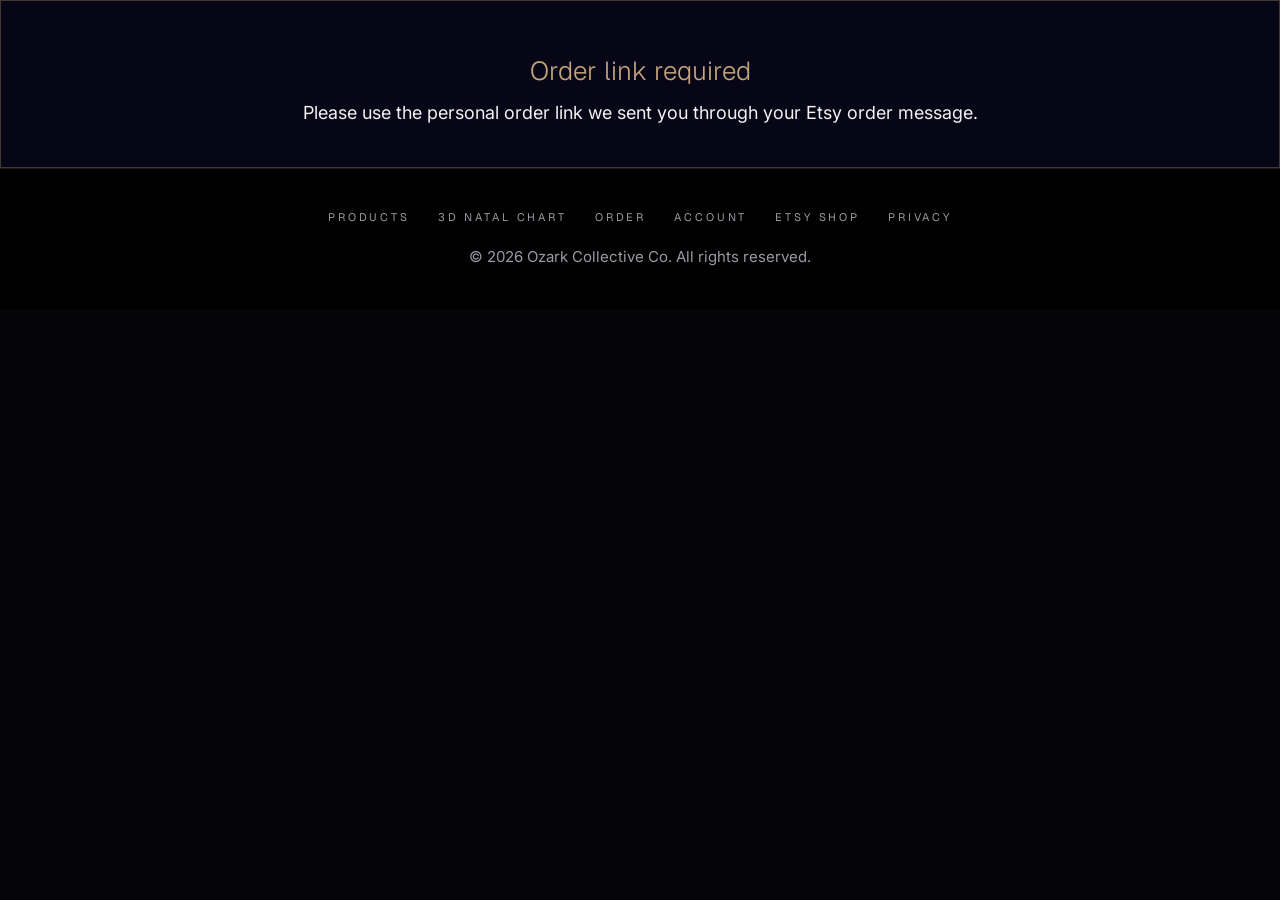
<file: order.html>
<!doctype html>
<html lang="en"><head><meta charset="utf-8">
<meta name="robots" content="noindex,nofollow"><meta name="viewport" content="width=device-width,initial-scale=1">
<title>Destiny Map · Order Form</title><link rel="icon" type="image/png" href="site_favicon.png">
<link rel="preconnect" href="https://fonts.googleapis.com"><link rel="preconnect" href="https://fonts.gstatic.com" crossorigin><link href="https://fonts.googleapis.com/css2?family=Geist:wght@200;300;400;500&family=Inter:wght@300;400;500&display=swap" rel="stylesheet">
<style>
  :root{--bg:#050507;--ink:#f2f2f2;--dim:#9a9aa3;--gold:#c5a47e;--gold-hi:#c5a47e;--line:rgba(197,164,126,.30);--line-soft:rgba(197,164,126,.14);--panel:rgba(7,6,26,.86);--field:#05040f;--header-h:64px}
  *{box-sizing:border-box;margin:0;padding:0}
  html{background:var(--bg)}
  body{background:var(--bg);color:var(--ink);font-family:'Inter',system-ui,-apple-system,'Segoe UI',Roboto,sans-serif;font-size:18px;line-height:1.6;-webkit-font-smoothing:antialiased;overflow-x:hidden}
  :focus-visible{outline:2px solid var(--gold-hi);outline-offset:3px}
  a{color:var(--gold-hi);text-decoration:none}
  .bg{position:fixed;inset:0;z-index:0;pointer-events:none}
  .bg img{width:100%;height:100%;object-fit:cover;display:block}
  .site-head{position:fixed;top:0;left:0;right:0;z-index:100;height:var(--header-h);background:rgba(0,0,0,.9);border-bottom:1px solid var(--line-soft)}
  .site-head .in{max-width:1120px;height:100%;margin:0 auto;padding:0 24px;display:flex;align-items:center;justify-content:space-between;gap:20px}
  .brand{display:flex;align-items:center;gap:12px;color:var(--gold-hi)}
  .brand img{width:38px;height:38px}
  .brand span{font-family:Geist,Inter,sans-serif;font-weight:600;font-size:15px;letter-spacing:.14em;white-space:nowrap}
  .site-head nav{display:flex;gap:30px}
  .site-head nav a{font-family:Geist,Inter,sans-serif;font-size:13px;letter-spacing:.1em;text-transform:uppercase;color:var(--dim);padding:6px 0;border-bottom:1px solid transparent;white-space:nowrap}
  .site-head nav a:hover{color:var(--gold-hi);border-bottom-color:var(--gold)}
  main{position:relative;z-index:1;padding:40px 20px 80px}
  .wrap{max-width:660px;margin:0 auto}
  header.intro{text-align:center;margin-bottom:34px}
  .title{font-family:Geist,Inter,sans-serif;font-weight:600;font-size:clamp(32px,6vw,52px);letter-spacing:.04em;line-height:1.15;color:var(--gold-hi)}
  .sub{color:var(--dim);font-size:18px;max-width:50ch;margin:16px auto 0}
  form{width:min(100%,calc(100svh*9/16));margin:0 auto;background:#000 url('hero_planet.webp') center top/auto 100svh fixed no-repeat;border:1px solid var(--line);padding:26px}
  .co{font-family:Geist,Inter,sans-serif;font-weight:600;font-size:18px;letter-spacing:.14em;text-transform:uppercase;color:var(--gold-hi)}
  header.intro .logo{display:block;width:72px;height:72px;margin:16px auto 14px}
  .person{border:1px solid var(--line-soft);background:transparent;padding:20px 20px 10px;margin:20px 0}
  .person h3{font-family:Geist,Inter,sans-serif;font-weight:600;font-size:18px;letter-spacing:.04em;color:var(--gold-hi);margin-bottom:4px}
  .person .hint,.hint{color:var(--dim);font-size:15px}
  .person .hint{margin-bottom:8px}
  label{display:block;color:var(--dim);font-size:16px;margin:14px 0 5px}
  option{background:#000;color:var(--ink)}
  input,select{width:100%;background:transparent;color:var(--ink);border:1px solid var(--line);border-radius:0;padding:12px;font:inherit;font-size:17px}
  input::placeholder{color:#6f6a88}
  input:focus,select:focus{outline:none;border-color:var(--gold-hi)}
  .row{display:grid;grid-template-columns:1fr 1fr;gap:12px}
  .top{display:grid;grid-template-columns:1fr 1fr;gap:12px;padding:0 0 4px}
  .top>div:nth-child(3){grid-column:1/-1}
  .citywrap{position:relative}
  .citylist{position:absolute;left:0;right:0;top:100%;z-index:9;background:#080718;border:1px solid var(--gold);border-top:0;max-height:220px;overflow:auto;display:none}
  .citylist .opt{padding:10px 12px;cursor:pointer;font-size:17px;border-bottom:1px solid var(--line-soft)}
  .citylist .opt:hover{background:rgba(197,164,126,.12);color:var(--gold-hi)}
  .ptbtn{background:transparent;border:1px solid var(--gold);color:var(--gold-hi);font-family:Geist,Inter,sans-serif;font-weight:600;font-size:14px;letter-spacing:.06em;padding:12px 28px;border-radius:0;cursor:pointer}
  .ptbtn.on{background:var(--gold);color:#08080b}
  .btn{width:100%;margin-top:22px;background:var(--gold);color:#08080b;border:1px solid var(--gold);border-radius:0;padding:15px;font-family:Geist,Inter,sans-serif;font-weight:700;font-size:15px;letter-spacing:.06em;cursor:pointer}
  .btn:hover{background:var(--gold-hi);border-color:var(--gold-hi)}
  .btn:disabled{opacity:.6;cursor:default}
  .msg{margin-top:16px;padding:12px 14px;font-size:16px;display:none}
  .err{background:rgba(200,60,60,.12);border:1px solid #8a3a3a;color:#ffb3b3}
  .note{color:var(--dim);font-size:15px;margin-top:16px;text-align:center}
  .done{text-align:center;padding:40px 10px;display:none;border:1px solid var(--line);background:var(--panel)}
  .done .star{font-size:40px;color:var(--gold-hi)}
  .done h2{font-family:Geist,Inter,sans-serif;font-weight:600;font-size:26px;color:var(--gold-hi);margin:10px 0 6px}
  footer.site-foot{position:relative;z-index:1;border-top:1px solid var(--line-soft);background:rgba(0,0,0,.9);padding:40px 20px;text-align:center}
  footer.site-foot nav{display:flex;flex-wrap:wrap;justify-content:center;gap:10px 28px;margin-bottom:18px}
  footer.site-foot nav a{font-family:Geist,Inter,sans-serif;font-size:12.5px;letter-spacing:.1em;text-transform:uppercase;color:var(--dim)}
  footer.site-foot nav a:hover{color:var(--gold-hi)}
  footer.site-foot .copy{font-size:15px;color:var(--dim)}

  /* single-screen layout */
  main{padding:0}
  .wrap{max-width:none}
  form{height:100svh;box-sizing:border-box;margin:0 auto;padding:10px 18px;overflow-y:auto;overflow-x:hidden;border-top:1px solid var(--line);border-bottom:1px solid var(--line)}
  header.intro{margin-bottom:2px}
  .co{font-size:13px}
  header.intro .logo{width:40px;height:40px;margin:6px auto 4px}
  .title{font-size:26px;line-height:1.1}
  .sub{font-size:12px;line-height:1.3;margin:4px auto 0}
  label{font-size:12px;margin:5px 0 1px}
  input,select{padding:4px 8px;font-size:14px}
  .row,.top{gap:8px;grid-template-columns:1fr 1fr}
  .person{padding:6px 12px 6px;margin:8px 0}
  .person h3{font-size:14px;display:inline-block;margin:0 8px 0 0}
  .hint{font-size:11px;margin:2px 0 0}
  .person .hint{display:inline;font-size:11px;margin:0}
  .ptbtn{padding:7px 22px;font-size:12px}
  .btn{margin-top:10px;padding:9px;font-size:13px}
  .msg{margin-top:6px;padding:6px 10px;font-size:13px}
  .note{font-size:11px;margin-top:6px;line-height:1.3}
  .citylist .opt{font-size:14px;padding:6px 8px}

  /* readability */
  label{font-size:13px;font-weight:500;color:#d8d3e6;letter-spacing:.01em}
  input,select{font-size:15px;font-weight:400;color:#f4efe2}
  input::placeholder{color:#938ead}
  .sub,.hint,.person .hint,.note{color:#cbc6dc;font-weight:400}
  .sub{font-size:12.5px;line-height:1.4}
  .hint,.person .hint{font-size:12px}
  .note{font-size:12px}
  .co{font-size:14px}
  .ptbtn{font-size:12.5px}
  .btn{font-size:13.5px}
  .citylist .opt{font-size:15px}
  @media (max-width:560px){
    .brand span{display:none}
    .site-head nav{gap:12px}
    .site-head nav a{font-size:10.5px;letter-spacing:.04em}
    .site-head .in{padding:0 18px}
    form{padding:18px}
    .person{padding:16px 14px 6px}
  }
  /* unified with home page */
  .brand span{font-size:11px;letter-spacing:.3em;text-transform:uppercase;font-weight:400;color:rgba(242,242,242,.9)}
  .site-head nav a,footer.site-foot nav a{font-size:11px;letter-spacing:.26em}
  .title,.done h2{font-weight:300}
  .co{font-size:11px;letter-spacing:.3em;font-weight:400}
  .btn,.ptbtn{font-size:11px;text-transform:uppercase;letter-spacing:.24em;font-weight:500;border-radius:2px}
  .person h3{font-weight:400}
</style></head>
<body>
<main><div class="wrap">
<form id="f">
<header class="intro">
  <div class="co">Ozark Collective Co.</div>
  <img class="logo" src="site_logo.png" alt="" width="72" height="72">
  <h1 class="title">Destiny Map</h1>
  <p class="sub">Enter the birth details below. Select the country, then start typing the city name and choose it from the list. Your birth date is never shown on the poster.</p>
</header>

  <div class="top">
    <div><label>Order No (Etsy)</label><input id="order_no" placeholder="ETSY-1042"></div>
    <div><label>Email</label><input id="email" type="email" placeholder="you@email.com"></div>
    <div><label>Design language</label><select id="lang"><option value="en">English</option><option value="tr">Turkish</option><option value="es">Spanish</option><option value="de">German</option><option value="fr">French</option><option value="it">Italian</option><option value="nl">Dutch</option><option value="pt">Portuguese</option><option value="pl">Polish</option><option value="cs">Czech</option><option value="sk">Slovak</option><option value="hu">Hungarian</option><option value="ro">Romanian</option><option value="hr">Croatian</option><option value="sl">Slovenian</option><option value="ca">Catalan</option><option value="sv">Swedish</option><option value="da">Danish</option><option value="nb">Norwegian</option><option value="fi">Finnish</option><option value="id">Indonesian</option><option value="vi">Vietnamese</option><option value="ru">Russian</option><option value="uk">Ukrainian</option><option value="bg">Bulgarian</option><option value="sr">Serbian</option><option value="mk">Macedonian</option><option value="be">Belarusian</option><option value="et">Estonian</option><option value="lv">Latvian</option><option value="lt">Lithuanian</option><option value="is">Icelandic</option><option value="sq">Albanian</option><option value="gl">Galician</option><option value="af">Afrikaans</option><option value="el">Greek</option><option value="zh">Chinese</option><option value="ja">Japanese</option><option value="ko">Korean</option><option value="ar">Arabic</option><option value="hi">Hindi</option><option value="th">Thai</option></select><div class="hint" style="margin-top:6px">The language your poster's text will be printed in.</div></div>
  </div>
  <div style="display:flex;gap:12px;margin:6px 0 0;justify-content:center"><button type="button" id="pt_couple" class="ptbtn on">Couple</button><button type="button" id="pt_single" class="ptbtn">Individual</button></div><div class="person">
    <h3>Person 1</h3><div class="hint">This name appears first on the poster.</div>
    <label>Full Name</label><input id="w_name" required placeholder="Full name">
    <div class="row"><div><label>Date of Birth</label><input id="w_date" type="date" required></div>
      <div><label>Time of Birth</label><input id="w_time" type="time" required></div></div>
    <div class="row"><div><label>Country</label><select id="w_country"></select></div>
    <div><label>City (type and select from the list)</label>
    <div class="citywrap"><input id="w_city" autocomplete="off" placeholder="e.g. New York"><div class="citylist" id="w_city_list"></div></div></div></div>
    <label>District / town / village <span style="opacity:.7">(optional, type manually)</span></label>
    <input id="w_detail" autocomplete="off" placeholder="e.g. Brooklyn">
    <input type="hidden" id="w_lat"><input type="hidden" id="w_lon"><input type="hidden" id="w_tz"><input type="hidden" id="w_cn">
  </div>
  <div class="person">
    <h3>Person 2</h3>
    <label>Full Name</label><input id="m_name" required placeholder="Full name">
    <div class="row"><div><label>Date of Birth</label><input id="m_date" type="date" required></div>
      <div><label>Time of Birth</label><input id="m_time" type="time" required></div></div>
    <div class="row"><div><label>Country</label><select id="m_country"></select></div>
    <div><label>City (type and select from the list)</label>
    <div class="citywrap"><input id="m_city" autocomplete="off" placeholder="e.g. London"><div class="citylist" id="m_city_list"></div></div></div></div>
    <label>District / town / village <span style="opacity:.7">(optional, type manually)</span></label>
    <input id="m_detail" autocomplete="off" placeholder="e.g. Camden">
    <input type="hidden" id="m_lat"><input type="hidden" id="m_lon"><input type="hidden" id="m_tz"><input type="hidden" id="m_cn">
  </div>
  <input id="note" type="hidden">
  <button class="btn" id="btn" type="submit">Submit Order</button>
  <div id="msg" class="msg err"></div>
  <div class="note">If you don't know the exact birth time, enter your best estimate. Your details are used only to create your chart.</div>
</form>
<div class="done" id="done"><div class="star">✶</div><h2>Order received</h2><p style="color:var(--ink)">Your destiny map is being prepared. We'll be in touch with you shortly.</p></div>
</div></main>
<footer class="site-foot">
  <nav aria-label="Footer"><a href="index.html#products">Products</a><a href="index.html#natal">3D Natal Chart</a><a href="index.html#order">Order</a><a href="account.html">Account</a><a href="https://www.etsy.com/shop/OzarkCollectiveCo" rel="noopener">Etsy shop</a><a href="privacy.html">Privacy</a></nav>
  <p class="copy">© 2026 Ozark Collective Co. All rights reserved.</p>
</footer>
<script>
const COUNTRIES=[{"c": "AF", "n": "Afghanistan"}, {"c": "AX", "n": "Aland Islands"}, {"c": "AL", "n": "Albania"}, {"c": "DZ", "n": "Algeria"}, {"c": "AS", "n": "American Samoa"}, {"c": "AD", "n": "Andorra"}, {"c": "AO", "n": "Angola"}, {"c": "AI", "n": "Anguilla"}, {"c": "AQ", "n": "Antarctica"}, {"c": "AG", "n": "Antigua and Barbuda"}, {"c": "AR", "n": "Argentina"}, {"c": "AM", "n": "Armenia"}, {"c": "AW", "n": "Aruba"}, {"c": "AU", "n": "Australia"}, {"c": "AT", "n": "Austria"}, {"c": "AZ", "n": "Azerbaijan"}, {"c": "BS", "n": "Bahamas"}, {"c": "BH", "n": "Bahrain"}, {"c": "BD", "n": "Bangladesh"}, {"c": "BB", "n": "Barbados"}, {"c": "BY", "n": "Belarus"}, {"c": "BE", "n": "Belgium"}, {"c": "BZ", "n": "Belize"}, {"c": "BJ", "n": "Benin"}, {"c": "BM", "n": "Bermuda"}, {"c": "BT", "n": "Bhutan"}, {"c": "BO", "n": "Bolivia"}, {"c": "BQ", "n": "Bonaire, Saint Eustatius and Saba "}, {"c": "BA", "n": "Bosnia and Herzegovina"}, {"c": "BW", "n": "Botswana"}, {"c": "BV", "n": "Bouvet Island"}, {"c": "BR", "n": "Brazil"}, {"c": "IO", "n": "British Indian Ocean Territory"}, {"c": "VG", "n": "British Virgin Islands"}, {"c": "BN", "n": "Brunei"}, {"c": "BG", "n": "Bulgaria"}, {"c": "BF", "n": "Burkina Faso"}, {"c": "BI", "n": "Burundi"}, {"c": "CV", "n": "Cabo Verde"}, {"c": "KH", "n": "Cambodia"}, {"c": "CM", "n": "Cameroon"}, {"c": "CA", "n": "Canada"}, {"c": "KY", "n": "Cayman Islands"}, {"c": "CF", "n": "Central African Republic"}, {"c": "TD", "n": "Chad"}, {"c": "CL", "n": "Chile"}, {"c": "CN", "n": "China"}, {"c": "CX", "n": "Christmas Island"}, {"c": "CC", "n": "Cocos Islands"}, {"c": "CO", "n": "Colombia"}, {"c": "KM", "n": "Comoros"}, {"c": "CK", "n": "Cook Islands"}, {"c": "CR", "n": "Costa Rica"}, {"c": "HR", "n": "Croatia"}, {"c": "CU", "n": "Cuba"}, {"c": "CW", "n": "Curacao"}, {"c": "CY", "n": "Cyprus"}, {"c": "CZ", "n": "Czechia"}, {"c": "CD", "n": "Democratic Republic of the Congo"}, {"c": "DK", "n": "Denmark"}, {"c": "DJ", "n": "Djibouti"}, {"c": "DM", "n": "Dominica"}, {"c": "DO", "n": "Dominican Republic"}, {"c": "EC", "n": "Ecuador"}, {"c": "EG", "n": "Egypt"}, {"c": "SV", "n": "El Salvador"}, {"c": "GQ", "n": "Equatorial Guinea"}, {"c": "ER", "n": "Eritrea"}, {"c": "EE", "n": "Estonia"}, {"c": "SZ", "n": "Eswatini"}, {"c": "ET", "n": "Ethiopia"}, {"c": "FK", "n": "Falkland Islands"}, {"c": "FO", "n": "Faroe Islands"}, {"c": "FJ", "n": "Fiji"}, {"c": "FI", "n": "Finland"}, {"c": "FR", "n": "France"}, {"c": "GF", "n": "French Guiana"}, {"c": "PF", "n": "French Polynesia"}, {"c": "TF", "n": "French Southern Territories"}, {"c": "GA", "n": "Gabon"}, {"c": "GM", "n": "Gambia"}, {"c": "GE", "n": "Georgia"}, {"c": "DE", "n": "Germany"}, {"c": "GH", "n": "Ghana"}, {"c": "GI", "n": "Gibraltar"}, {"c": "GR", "n": "Greece"}, {"c": "GL", "n": "Greenland"}, {"c": "GD", "n": "Grenada"}, {"c": "GP", "n": "Guadeloupe"}, {"c": "GU", "n": "Guam"}, {"c": "GT", "n": "Guatemala"}, {"c": "GG", "n": "Guernsey"}, {"c": "GN", "n": "Guinea"}, {"c": "GW", "n": "Guinea-Bissau"}, {"c": "GY", "n": "Guyana"}, {"c": "HT", "n": "Haiti"}, {"c": "HM", "n": "Heard Island and McDonald Islands"}, {"c": "HN", "n": "Honduras"}, {"c": "HK", "n": "Hong Kong"}, {"c": "HU", "n": "Hungary"}, {"c": "IS", "n": "Iceland"}, {"c": "IN", "n": "India"}, {"c": "ID", "n": "Indonesia"}, {"c": "IR", "n": "Iran"}, {"c": "IQ", "n": "Iraq"}, {"c": "IE", "n": "Ireland"}, {"c": "IM", "n": "Isle of Man"}, {"c": "IL", "n": "Israel"}, {"c": "IT", "n": "Italy"}, {"c": "CI", "n": "Ivory Coast"}, {"c": "JM", "n": "Jamaica"}, {"c": "JP", "n": "Japan"}, {"c": "JE", "n": "Jersey"}, {"c": "JO", "n": "Jordan"}, {"c": "KZ", "n": "Kazakhstan"}, {"c": "KE", "n": "Kenya"}, {"c": "KI", "n": "Kiribati"}, {"c": "XK", "n": "Kosovo"}, {"c": "KW", "n": "Kuwait"}, {"c": "KG", "n": "Kyrgyzstan"}, {"c": "LA", "n": "Laos"}, {"c": "LV", "n": "Latvia"}, {"c": "LB", "n": "Lebanon"}, {"c": "LS", "n": "Lesotho"}, {"c": "LR", "n": "Liberia"}, {"c": "LY", "n": "Libya"}, {"c": "LI", "n": "Liechtenstein"}, {"c": "LT", "n": "Lithuania"}, {"c": "LU", "n": "Luxembourg"}, {"c": "MO", "n": "Macao"}, {"c": "MG", "n": "Madagascar"}, {"c": "MW", "n": "Malawi"}, {"c": "MY", "n": "Malaysia"}, {"c": "MV", "n": "Maldives"}, {"c": "ML", "n": "Mali"}, {"c": "MT", "n": "Malta"}, {"c": "MH", "n": "Marshall Islands"}, {"c": "MQ", "n": "Martinique"}, {"c": "MR", "n": "Mauritania"}, {"c": "MU", "n": "Mauritius"}, {"c": "YT", "n": "Mayotte"}, {"c": "MX", "n": "Mexico"}, {"c": "FM", "n": "Micronesia"}, {"c": "MD", "n": "Moldova"}, {"c": "MC", "n": "Monaco"}, {"c": "MN", "n": "Mongolia"}, {"c": "ME", "n": "Montenegro"}, {"c": "MS", "n": "Montserrat"}, {"c": "MA", "n": "Morocco"}, {"c": "MZ", "n": "Mozambique"}, {"c": "MM", "n": "Myanmar"}, {"c": "NA", "n": "Namibia"}, {"c": "NR", "n": "Nauru"}, {"c": "NP", "n": "Nepal"}, {"c": "AN", "n": "Netherlands Antilles"}, {"c": "NC", "n": "New Caledonia"}, {"c": "NZ", "n": "New Zealand"}, {"c": "NI", "n": "Nicaragua"}, {"c": "NE", "n": "Niger"}, {"c": "NG", "n": "Nigeria"}, {"c": "NU", "n": "Niue"}, {"c": "NF", "n": "Norfolk Island"}, {"c": "KP", "n": "North Korea"}, {"c": "MK", "n": "North Macedonia"}, {"c": "MP", "n": "Northern Mariana Islands"}, {"c": "NO", "n": "Norway"}, {"c": "OM", "n": "Oman"}, {"c": "PK", "n": "Pakistan"}, {"c": "PW", "n": "Palau"}, {"c": "PS", "n": "Palestinian Territory"}, {"c": "PA", "n": "Panama"}, {"c": "PG", "n": "Papua New Guinea"}, {"c": "PY", "n": "Paraguay"}, {"c": "PE", "n": "Peru"}, {"c": "PH", "n": "Philippines"}, {"c": "PN", "n": "Pitcairn"}, {"c": "PL", "n": "Poland"}, {"c": "PT", "n": "Portugal"}, {"c": "PR", "n": "Puerto Rico"}, {"c": "QA", "n": "Qatar"}, {"c": "CG", "n": "Republic of the Congo"}, {"c": "RE", "n": "Reunion"}, {"c": "RO", "n": "Romania"}, {"c": "RU", "n": "Russia"}, {"c": "RW", "n": "Rwanda"}, {"c": "BL", "n": "Saint Barthelemy"}, {"c": "SH", "n": "Saint Helena"}, {"c": "KN", "n": "Saint Kitts and Nevis"}, {"c": "LC", "n": "Saint Lucia"}, {"c": "MF", "n": "Saint Martin"}, {"c": "PM", "n": "Saint Pierre and Miquelon"}, {"c": "VC", "n": "Saint Vincent and the Grenadines"}, {"c": "WS", "n": "Samoa"}, {"c": "SM", "n": "San Marino"}, {"c": "ST", "n": "Sao Tome and Principe"}, {"c": "SA", "n": "Saudi Arabia"}, {"c": "SN", "n": "Senegal"}, {"c": "RS", "n": "Serbia"}, {"c": "CS", "n": "Serbia and Montenegro"}, {"c": "SC", "n": "Seychelles"}, {"c": "SL", "n": "Sierra Leone"}, {"c": "SG", "n": "Singapore"}, {"c": "SX", "n": "Sint Maarten"}, {"c": "SK", "n": "Slovakia"}, {"c": "SI", "n": "Slovenia"}, {"c": "SB", "n": "Solomon Islands"}, {"c": "SO", "n": "Somalia"}, {"c": "ZA", "n": "South Africa"}, {"c": "GS", "n": "South Georgia and the South Sandwich Islands"}, {"c": "KR", "n": "South Korea"}, {"c": "SS", "n": "South Sudan"}, {"c": "ES", "n": "Spain"}, {"c": "LK", "n": "Sri Lanka"}, {"c": "SD", "n": "Sudan"}, {"c": "SR", "n": "Suriname"}, {"c": "SJ", "n": "Svalbard and Jan Mayen"}, {"c": "SE", "n": "Sweden"}, {"c": "CH", "n": "Switzerland"}, {"c": "SY", "n": "Syria"}, {"c": "TW", "n": "Taiwan"}, {"c": "TJ", "n": "Tajikistan"}, {"c": "TZ", "n": "Tanzania"}, {"c": "TH", "n": "Thailand"}, {"c": "NL", "n": "The Netherlands"}, {"c": "TL", "n": "Timor Leste"}, {"c": "TG", "n": "Togo"}, {"c": "TK", "n": "Tokelau"}, {"c": "TO", "n": "Tonga"}, {"c": "TT", "n": "Trinidad and Tobago"}, {"c": "TN", "n": "Tunisia"}, {"c": "TM", "n": "Turkmenistan"}, {"c": "TC", "n": "Turks and Caicos Islands"}, {"c": "TV", "n": "Tuvalu"}, {"c": "TR", "n": "Türkiye"}, {"c": "VI", "n": "U.S. Virgin Islands"}, {"c": "UG", "n": "Uganda"}, {"c": "UA", "n": "Ukraine"}, {"c": "AE", "n": "United Arab Emirates"}, {"c": "GB", "n": "United Kingdom"}, {"c": "US", "n": "United States"}, {"c": "UM", "n": "United States Minor Outlying Islands"}, {"c": "UY", "n": "Uruguay"}, {"c": "UZ", "n": "Uzbekistan"}, {"c": "VU", "n": "Vanuatu"}, {"c": "VA", "n": "Vatican"}, {"c": "VE", "n": "Venezuela"}, {"c": "VN", "n": "Vietnam"}, {"c": "WF", "n": "Wallis and Futuna"}, {"c": "EH", "n": "Western Sahara"}, {"c": "YE", "n": "Yemen"}, {"c": "ZM", "n": "Zambia"}, {"c": "ZW", "n": "Zimbabwe"}];
const SUPABASE_URL="https://lssyopqxthausyegeire.supabase.co", SUPABASE_KEY="eyJhbGciOiJIUzI1NiIsInR5cCI6IkpXVCJ9.eyJpc3MiOiJzdXBhYmFzZSIsInJlZiI6Imxzc3lvcHF4dGhhdXN5ZWdlaXJlIiwicm9sZSI6ImFub24iLCJpYXQiOjE3ODQyMTE4MzEsImV4cCI6MjA5OTc4NzgzMX0.WZeL9kPQmC86m747B3jOOObcNR0If4FADH12VxUpFqo";
const $=id=>document.getElementById(id);
function norm(s){const m={'İ':'i','I':'i','ı':'i','Ş':'s','ş':'s','Ğ':'g','ğ':'g','Ü':'u','ü':'u','Ö':'o','ö':'o','Ç':'c','ç':'c'};
  return s.replace(/[İIıŞşĞğÜüÖöÇç]/g,c=>m[c]).toLowerCase().normalize('NFD').replace(/[̀-ͯ]/g,'').trim();}
function fillCountries(sel){ sel.innerHTML='<option value="">Select country…</option>'+COUNTRIES.map(c=>`<option value="${c.c}">${c.n}</option>`).join(''); }
['w','m'].forEach(p=>fillCountries($(p+'_country')));
function debounce(fn,ms){let t;return(...a)=>{clearTimeout(t);t=setTimeout(()=>fn(...a),ms);};}
function search(p){
  const cc=$(p+'_country').value, q=$(p+'_city').value.trim(), box=$(p+'_city_list');
  $(p+'_lat').value='';
  if(!cc){box.style.display='none';return;}
  const nq=norm(q);
  const flt=nq.length>=1?`&name_norm=like.${encodeURIComponent(nq)}*`:'';
  const url=`${SUPABASE_URL}/rest/v1/cities?country_code=eq.${cc}&is_city=eq.true${flt}&order=name.asc&limit=100`;
  fetch(url,{headers:{apikey:SUPABASE_KEY,Authorization:'Bearer '+SUPABASE_KEY}}).then(r=>r.json()).then(rows=>{
    box.innerHTML='';
    rows.forEach(c=>{const d=document.createElement('div');d.className='opt';d.textContent=c.name;
      d.onclick=()=>{$(p+'_city').value=c.name;$(p+'_lat').value=(c.lat_e6/1e6).toFixed(4);$(p+'_lon').value=(c.lon_e6/1e6).toFixed(4);$(p+'_tz').value=c.tz||'';$(p+'_cn').value=(COUNTRIES.find(x=>x.c===cc)||{}).n||cc;box.style.display='none';};
      box.appendChild(d);});
    box.style.display=rows.length?'block':'none';
  }).catch(()=>{box.style.display='none';});
}
['w','m'].forEach(p=>{
  $(p+'_city').addEventListener('input',debounce(()=>search(p),250));
  $(p+'_city').addEventListener('focus',()=>search(p));
  $(p+'_country').addEventListener('change',()=>{$(p+'_city').value='';$(p+'_lat').value='';search(p);});
  document.addEventListener('click',e=>{ if(!e.target.closest('.citywrap')) $(p+'_city_list').style.display='none'; });
});
function val(p,f){return (window.OC_SINGLE&&p==='m')?'':$(p+'_'+f).value.trim();}
$('f').addEventListener('submit',async e=>{
  e.preventDefault();
  for(const p of (window.OC_SINGLE?['w']:['w','m'])){ if(!$(p+'_lat').value){ showErr((p==='w'?'Person 1':'Person 2')+': please select the city from the list.'); return; } }
  $('btn').disabled=true;$('btn').textContent='Sending…';
  const payload={
    p_woman_name:val('w','name'),p_woman_date:val('w','date'),p_woman_time:val('w','time'),
    p_woman_place:val('w','city')+', '+$('w_cn').value,p_woman_lat:parseFloat($('w_lat').value),p_woman_lon:parseFloat($('w_lon').value),p_woman_tz:$('w_tz').value,p_woman_detail:val('w','detail'),
    p_man_name:val('m','name'),p_man_date:val('m','date'),p_man_time:val('m','time'),
    p_man_place:window.OC_SINGLE?'':val('m','city')+', '+$('m_cn').value,p_man_lat:parseFloat($('m_lat').value),p_man_lon:parseFloat($('m_lon').value),p_man_tz:$('m_tz').value,p_man_detail:val('m','detail'),
    p_lang:$('lang').value,p_token:OC_TOKEN,p_note:$('note').value,p_email:$('email').value
  };
  try{
    const r=await fetch(`${SUPABASE_URL}/rest/v1/rpc/create_order`,{method:'POST',headers:{apikey:SUPABASE_KEY,Authorization:'Bearer '+SUPABASE_KEY,'Content-Type':'application/json'},body:JSON.stringify(payload)});
    if(!r.ok){throw new Error(await r.text()||('HTTP '+r.status));}
    $('f').style.display='none';$('done').style.display='block';
  }catch(err){showErr('Could not send: '+err.message);$('btn').disabled=false;$('btn').textContent='Submit Order';}
});
function showErr(t){const m=$('msg');m.textContent=t;m.style.display='block';}
</script><script>(function(){var P=document.querySelectorAll(".person");var p2=P[1];var lbl=null,lo="";if(P[0])P[0].querySelectorAll("*").forEach(function(el){if(!lbl&&el.children.length===0&&/Person\s*1/.test(el.textContent)){lbl=el;lo=el.textContent;}});var bC=document.getElementById("pt_couple"),bS=document.getElementById("pt_single");function mi(){return p2?p2.querySelectorAll("input,select,textarea"):[];}function setS(s){window.OC_SINGLE=s;if(p2)p2.style.display=s?"none":"";mi().forEach(function(el){if(s){el.dataset._req=el.required?"1":"";el.required=false;}else{el.required=el.dataset._req==="1";}});if(lbl)lbl.textContent=s?"Person Details":lo;bC.classList.toggle("on",!s);bS.classList.toggle("on",s);}bC.addEventListener("click",function(){setS(false);});bS.addEventListener("click",function(){setS(true);});setS(false);})();</script><script>
(function(){
  var f=document.getElementById('f');
  function fit(){
    var H=window.innerHeight, W=Math.min(window.innerWidth,H*9/16), z=1;
    for(var i=0;i<3;i++){
      f.style.zoom=z; f.style.width=(W/z)+'px'; f.style.height='auto';
      var nat=f.scrollHeight*z;
      z=Math.max(.72,Math.min(1,H/nat));
    }
    f.style.zoom=z; f.style.width=(W/z)+'px'; f.style.height=(H/z)+'px';
  }
  window.addEventListener('resize',fit);
  ['pt_couple','pt_single'].forEach(function(id){var b=document.getElementById(id); if(b) b.addEventListener('click',function(){setTimeout(fit,0)});});
  if(document.fonts&&document.fonts.ready) document.fonts.ready.then(fit);
  fit();
})();
</script>
<script>
/* Link gate: the form works only with a single-use order link (?c=CODE) created by the shop owner */
var OC_TOKEN=new URLSearchParams(location.search).get('c')||'';
(function(){
  function block(h,t){var f=document.getElementById('f'),d=document.getElementById('done');f.style.display='none';d.querySelector('h2').textContent=h;d.querySelector('p').textContent=t;d.querySelector('.star').style.display='none';d.style.display='block';}
  if(!OC_TOKEN){block('Order link required','Please use the personal order link we sent you through your Etsy order message.');return;}
  fetch(SUPABASE_URL+'/rest/v1/rpc/check_order_link',{method:'POST',headers:{apikey:SUPABASE_KEY,Authorization:'Bearer '+SUPABASE_KEY,'Content-Type':'application/json'},body:JSON.stringify({p_token:OC_TOKEN})})
  .then(function(r){return r.json();}).then(function(j){
    if(j.state==='ok'){
      var on=document.getElementById('order_no');on.value='ETSY-'+j.etsy_order_no;on.readOnly=true;
      var row=document.getElementById('pt_couple').parentNode;row.style.display='none';
      document.getElementById(j.poster_type==='single'?'pt_single':'pt_couple').click();
    }else if(j.state==='done'){block('Order received','Your destiny map is being prepared. This link is now closed.');}
    else if(j.state==='expired'){block('Link closed','This order link has already been used or has expired. If you need help, message us on Etsy.');}
    else{block('Invalid link','This order link is not valid. Please use the link we sent you through your Etsy order message.');}
  }).catch(function(){block('Connection problem','Please reload the page in a moment.');});
})();
</script>
</body></html>
</file>
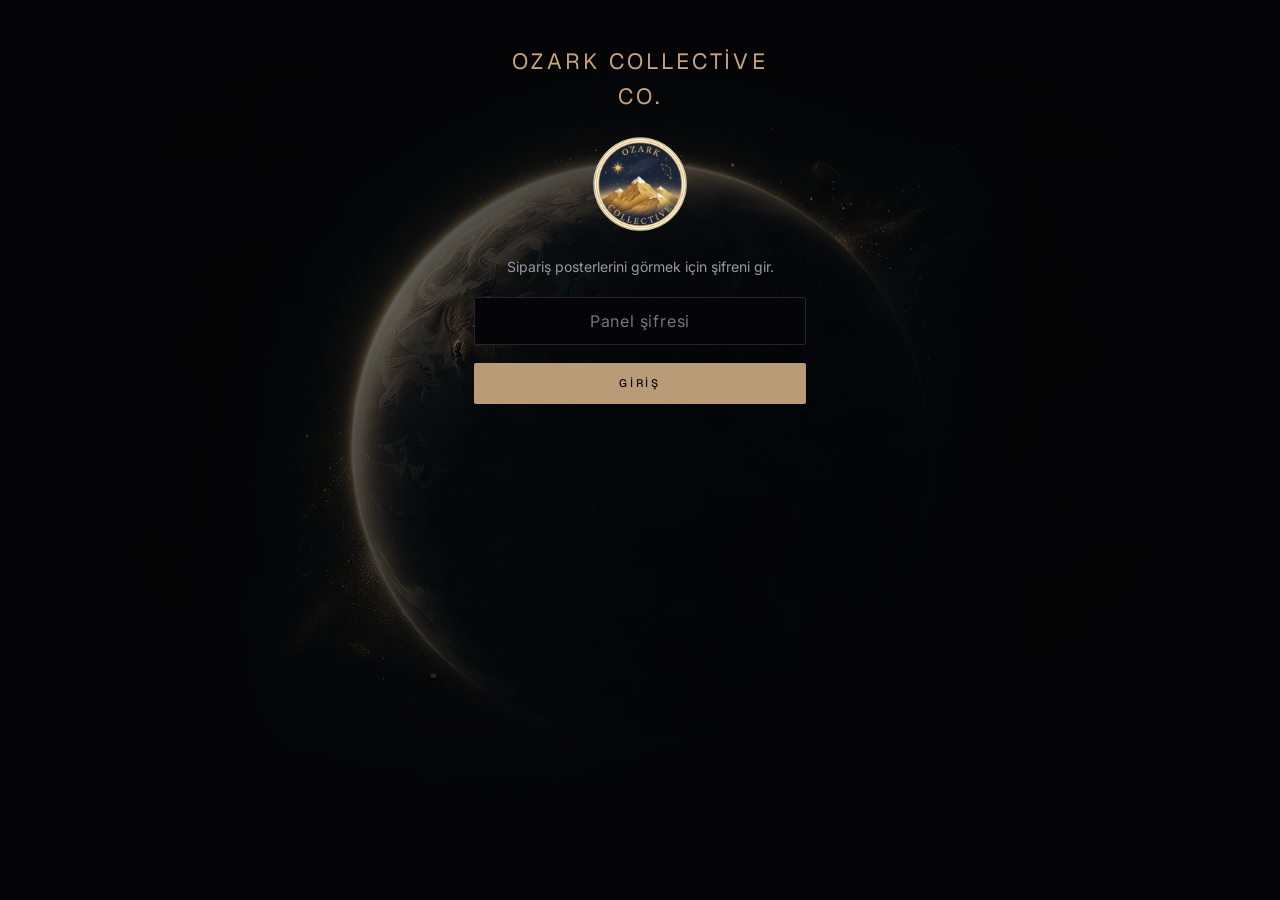
<file: panel.html>
<!doctype html>
<html lang="tr"><head><meta charset="utf-8">
<meta name="robots" content="noindex,nofollow">
<meta name="viewport" content="width=device-width,initial-scale=1,viewport-fit=cover">
<title>Ozark Collective · Panel</title>
<link rel="icon" type="image/png" href="site_favicon.png">
<link rel="preconnect" href="https://fonts.googleapis.com">
<link href="https://fonts.googleapis.com/css2?family=Geist:wght@200;300;400;500&family=Inter:wght@300;400;500&display=swap" rel="stylesheet">
<style>
  :root{--bg:#050507;--fg:#f2f2f2;--card:#0d0d12;--gold:#c5a47e;--muted:#9a9aa3;--line:#25252d}
  *{box-sizing:border-box;-webkit-tap-highlight-color:transparent}
  body{margin:0;background:var(--bg);color:var(--fg);font:16px/1.6 Inter,system-ui,sans-serif;min-height:100vh;padding:env(safe-area-inset-top) 0 40px;-webkit-font-smoothing:antialiased}
  #bd{position:fixed;inset:0;z-index:0;overflow:hidden;pointer-events:none}
  #bd .img{position:absolute;inset:0;background:url(hero_planet.webp) center/cover}
  #bd .o1{position:absolute;inset:0;background:linear-gradient(180deg,rgba(5,5,7,.74) 0%,rgba(5,5,7,.52) 34%,rgba(5,5,7,.68) 72%,rgba(5,5,7,.86) 100%)}
  #bd .o2{position:absolute;inset:0;background:radial-gradient(ellipse at 50% 42%,rgba(5,5,7,0) 0%,rgba(5,5,7,.55) 64%,#050507 100%)}
  #login,#app{position:relative;z-index:1}
  .brand{text-align:center;padding:44px 16px 0}
  .brand .n{font-family:Geist,Inter,sans-serif;text-transform:uppercase;color:var(--gold);font-size:22px;letter-spacing:.14em}
  .brand img{display:block;margin:22px auto 0;height:96px;width:96px;border-radius:50%;object-fit:contain}
  .top{position:absolute;top:14px;right:14px;display:flex;gap:8px}
  .top button{background:rgba(13,13,18,.7);border:1px solid var(--line);color:var(--fg);border-radius:2px;padding:8px 14px;font:500 10px/1 Geist,Inter,sans-serif;text-transform:uppercase;letter-spacing:.2em;cursor:pointer}
  .wrap{max-width:640px;margin:0 auto;padding:14px}
  .login{max-width:380px;margin:0 auto;text-align:center;padding:0 24px}
  .login p{color:var(--muted);font-size:14px;margin:24px 0 18px}
  input,select,textarea{width:100%;background:var(--bg);border:1px solid var(--line);color:var(--fg);border-radius:2px;padding:13px 14px;font-size:16px;font-family:inherit;outline:none}
  input:focus,select:focus,textarea:focus{border-color:rgba(197,164,126,.6)}
  input[type=password]{text-align:center;letter-spacing:.05em}
  label{display:block;font-family:Geist,Inter,sans-serif;font-size:10px;letter-spacing:.3em;color:rgba(197,164,126,.85);margin:14px 0 7px;text-transform:uppercase}
  .btn{display:block;width:100%;margin-top:18px;background:rgba(197,164,126,.95);color:#08080b;border:0;border-radius:2px;padding:15px 30px;font:500 11px/1 Geist,Inter,sans-serif;text-transform:uppercase;letter-spacing:.24em;cursor:pointer}
  .btn:hover{background:var(--gold)}
  .tabs{display:flex;gap:8px;max-width:640px;margin:28px auto 14px;padding:0 14px}
  .tabs button{flex:1;background:rgba(13,13,18,.7);border:1px solid rgba(197,164,126,.6);color:var(--gold);border-radius:2px;padding:14px;font:500 11px/1 Geist,Inter,sans-serif;text-transform:uppercase;letter-spacing:.24em;cursor:pointer}
  .tabs button.on{background:rgba(197,164,126,.95);color:#08080b;border-color:transparent}
  .newbtn{width:100%;background:rgba(13,13,18,.7);border:1px dashed rgba(197,164,126,.6);color:var(--gold);border-radius:2px;padding:14px;font:500 11px/1 Geist,Inter,sans-serif;text-transform:uppercase;letter-spacing:.2em;margin-bottom:14px;cursor:pointer}
  .form{background:var(--card);border:1px solid var(--line);border-radius:2px;padding:18px;margin-bottom:16px}
  .form h3{font-family:Geist,Inter,sans-serif;font-weight:300;color:var(--fg);margin:0 0 4px;font-size:20px}
  .form .sec{color:var(--gold);font:500 10px/1 Geist,Inter,sans-serif;text-transform:uppercase;letter-spacing:.3em;margin:18px 0 2px;border-top:1px solid var(--line);padding-top:16px}
  .g2{display:grid;grid-template-columns:1fr 1fr;gap:10px}
  .ptbtns{display:flex;gap:10px;margin:10px 0 2px}
  .ptbtns button{flex:1;background:var(--bg);border:1px solid var(--line);color:var(--muted);border-radius:2px;padding:12px;font:500 11px/1 Geist,Inter,sans-serif;text-transform:uppercase;letter-spacing:.2em;cursor:pointer}
  .ptbtns button.on{background:rgba(197,164,126,.95);color:#08080b;border-color:transparent}
  .acx{position:relative}
  .results{position:absolute;left:0;right:0;top:100%;z-index:20;background:var(--card);border:1px solid var(--line);border-top:0;max-height:230px;overflow:auto;display:none}
  .results div{padding:12px 13px;font-size:14.5px;border-top:1px solid var(--line);cursor:pointer;color:var(--fg)}
  .results div:active{background:var(--bg)}
  .picked{font-size:12.5px;color:#9fd8b5;margin-top:5px;min-height:16px}
  .card{background:var(--card);border:1px solid var(--line);border-radius:2px;overflow:hidden;margin-bottom:16px}
  .thumb{display:block;width:100%;aspect-ratio:2/3;object-fit:cover;background:var(--bg);border-bottom:1px solid var(--line)}
  .meta{padding:14px}
  .row1{display:flex;align-items:center;gap:8px;margin-bottom:6px;flex-wrap:wrap}
  .no{font-family:Geist,Inter,sans-serif;color:var(--gold);font-weight:500;font-size:15px;letter-spacing:.08em}
  .badge{font:500 9px/1 Geist,Inter,sans-serif;padding:5px 9px;border-radius:2px;letter-spacing:.2em;text-transform:uppercase}
  .b-couple{color:#9ec2ff;border:1px solid rgba(120,170,235,.5)}
  .b-single{color:var(--gold);border:1px solid rgba(197,164,126,.5)}
  .names{color:var(--fg);font-size:15px}.sub{color:var(--muted);font-size:12.5px;margin-top:2px}
  .acts{display:flex;gap:10px;margin-top:12px}
  .acts a,.acts button{flex:1;text-align:center;text-decoration:none;border-radius:2px;padding:13px;font:500 11px/1.2 Geist,Inter,sans-serif;text-transform:uppercase;letter-spacing:.2em;border:1px solid rgba(197,164,126,.6);cursor:pointer}
  .dl{background:transparent;color:var(--gold)}
  .done{background:rgba(197,164,126,.95);color:#08080b;border-color:transparent!important}
  .empty{text-align:center;color:var(--muted);padding:50px 20px}
  .err{color:#e3a0a0;font-size:14px;margin-top:8px;min-height:18px}
  .toast{position:fixed;left:50%;bottom:22px;transform:translateX(-50%);background:var(--card);border:1px solid var(--line);color:var(--fg);padding:12px 18px;border-radius:2px;font-size:14px;opacity:0;transition:.25s;pointer-events:none;z-index:9;max-width:90%}
  .toast.show{opacity:1}
  .hint{background:rgba(13,13,18,.7);border:1px solid var(--line);border-radius:2px;padding:12px 14px;font-size:13px;color:var(--muted);margin-bottom:14px}
</style></head>
<body>
<div id="bd"><div class="img"></div><div class="o1"></div><div class="o2"></div></div>

<div id="login" class="login">
  <div class="brand"><div class="n">Ozark Collective Co.</div><img src="site_logo.png" alt=""></div>
  <p>Sipariş posterlerini görmek için şifreni gir.</p>
  <input id="pass" type="password" placeholder="Panel şifresi" autocomplete="current-password">
  <button class="btn" onclick="login()">Giriş</button>
  <div id="lerr" class="err"></div>
</div>

<div id="app" style="display:none">
  <div class="top"><button onclick="load()">Yenile</button><button onclick="logout()">Çıkış</button></div>
  <div class="brand"><div class="n">Ozark Collective Co.</div><img src="site_logo.png" alt=""></div>
  <div class="tabs">
    <button id="t-list" class="on" onclick="setTab('list')">Onay Bekleyen</button>
    <button id="t-history" onclick="setTab('history')">Teslim Edilen</button>
  </div>
  <div class="wrap">
    <button class="newbtn" onclick="toggleForm()">＋ Yeni Sipariş (Etsy dışı — Instagram vb.)</button>

    <div id="createForm" class="form" style="display:none">
      <h3>Yeni Sipariş Oluştur</h3>
      <div class="sub">Etsy dışı (Instagram/WhatsApp) siparişler için. Şehri yazıp <b>listeden seç</b>.</div>

      <div class="ptbtns">
        <button id="ct_couple" class="on" onclick="setCType(false)">Çift</button>
        <button id="ct_single" onclick="setCType(true)">Bireysel</button>
      </div>

      <div class="g2">
        <div><label>Kaynak / Sipariş No (ops.)</label><input id="f_no" placeholder="IG @kullanıcı / boş"></div>
        <div><label>Poster dili</label><select id="f_lang"><option value="tr">Türkçe</option><option value="en">English</option><option value="es">Spanish</option><option value="de">German</option><option value="fr">French</option><option value="it">Italian</option><option value="nl">Dutch</option><option value="pt">Portuguese</option><option value="pl">Polish</option><option value="cs">Czech</option><option value="sk">Slovak</option><option value="hu">Hungarian</option><option value="ro">Romanian</option><option value="hr">Croatian</option><option value="sl">Slovenian</option><option value="ca">Catalan</option><option value="sv">Swedish</option><option value="da">Danish</option><option value="nb">Norwegian</option><option value="fi">Finnish</option><option value="id">Indonesian</option><option value="vi">Vietnamese</option><option value="ru">Russian</option><option value="uk">Ukrainian</option><option value="bg">Bulgarian</option><option value="sr">Serbian</option><option value="mk">Macedonian</option><option value="be">Belarusian</option><option value="et">Estonian</option><option value="lv">Latvian</option><option value="lt">Lithuanian</option><option value="is">Icelandic</option><option value="sq">Albanian</option><option value="gl">Galician</option><option value="af">Afrikaans</option><option value="el">Greek</option><option value="zh">Chinese</option><option value="ja">Japanese</option><option value="ko">Korean</option><option value="ar">Arabic</option><option value="hi">Hindi</option><option value="th">Thai</option></select></div>
      </div>
      <label>Not (opsiyonel)</label><input id="f_note" placeholder="ör. Instagram siparişi, ödeme alındı">

      <div class="sec" id="p1title">1. Kişi</div>
      <label>Ad Soyad</label><input id="w_name" placeholder="Ad Soyad">
      <div class="g2">
        <div><label>Doğum tarihi</label><input id="w_date" type="date"></div>
        <div><label>Doğum saati</label><input id="w_time" type="time"></div>
      </div>
      <label>Ülke</label><select id="w_country"></select>
      <label>Şehir (yaz, listeden seç)</label>
      <div class="acx"><input id="w_city" autocomplete="off" placeholder="İzmir…"><div id="w_results" class="results"></div></div>
      <div id="w_picked" class="picked"></div>
      <label>İlçe / kasaba (opsiyonel)</label><input id="w_detail" placeholder="ör. Kadıköy">

      <div id="p2">
        <div class="sec">2. Kişi</div>
        <label>Ad Soyad</label><input id="m_name" placeholder="Ad Soyad">
        <div class="g2">
          <div><label>Doğum tarihi</label><input id="m_date" type="date"></div>
          <div><label>Doğum saati</label><input id="m_time" type="time"></div>
        </div>
        <label>Ülke</label><select id="m_country"></select>
        <label>Şehir (yaz, listeden seç)</label>
        <div class="acx"><input id="m_city" autocomplete="off" placeholder="Ankara…"><div id="m_results" class="results"></div></div>
        <div id="m_picked" class="picked"></div>
        <label>İlçe / kasaba (opsiyonel)</label><input id="m_detail" placeholder="ör. Çankaya">
      </div>

      <button class="btn" onclick="createOrder()">Siparişi Oluştur</button>
      <div id="cerr" class="err"></div>
    </div>

    <div class="hint">Poster'a dokun → tam çözünürlük açılır (indir). Sonra Etsy/DM üzerinden müşteriye gönder, ardından <b>Teslim edildi</b>'ye bas.</div>
    <div id="list"></div>
  </div>
</div>

<div id="toast" class="toast"></div>

<script>
const SBURL='https://lssyopqxthausyegeire.supabase.co';
const FN=SBURL+'/functions/v1/panel-api';
const ANON='eyJhbGciOiJIUzI1NiIsInR5cCI6IkpXVCJ9.eyJpc3MiOiJzdXBhYmFzZSIsInJlZiI6Imxzc3lvcHF4dGhhdXN5ZWdlaXJlIiwicm9sZSI6ImFub24iLCJpYXQiOjE3ODQyMTE4MzEsImV4cCI6MjA5OTc4NzgzMX0.WZeL9kPQmC86m747B3jOOObcNR0If4FADH12VxUpFqo';
let PASS=sessionStorage.getItem('oc_pass')||'';
let TAB='list', CSINGLE=false;
const SEL={w:null,m:null};
const $=id=>document.getElementById(id);
function toast(m){const t=$('toast');t.textContent=m;t.classList.add('show');setTimeout(()=>t.classList.remove('show'),2800);}
function tnorm(s){return (s||'').replace(/İ/g,'i').replace(/I/g,'i').replace(/ı/g,'i').replace(/Ş/g,'s').replace(/ş/g,'s').replace(/Ğ/g,'g').replace(/ğ/g,'g').replace(/Ü/g,'u').replace(/ü/g,'u').replace(/Ö/g,'o').replace(/ö/g,'o').replace(/Ç/g,'c').replace(/ç/g,'c').toLowerCase().normalize('NFD').replace(/[̀-ͯ]/g,'').trim();}
function esc(s){return (s||'').replace(/[&<>"]/g,c=>({'&':'&amp;','<':'&lt;','>':'&gt;','"':'&quot;'}[c]));}
async function api(action,{extra='',method='GET',body=null}={}){
  const opts={method,headers:{'x-panel-pass':PASS,'apikey':ANON,'Authorization':'Bearer '+ANON}};
  if(body){opts.headers['Content-Type']='application/json';opts.body=JSON.stringify(body);}
  const r=await fetch(`${FN}?action=${action}${extra}`,opts);
  if(r.status===401) throw new Error('401');
  return r.json();
}
const COUNTRIES=[{"c": "AF", "n": "Afghanistan"}, {"c": "AX", "n": "Aland Islands"}, {"c": "AL", "n": "Albania"}, {"c": "DZ", "n": "Algeria"}, {"c": "AS", "n": "American Samoa"}, {"c": "AD", "n": "Andorra"}, {"c": "AO", "n": "Angola"}, {"c": "AI", "n": "Anguilla"}, {"c": "AQ", "n": "Antarctica"}, {"c": "AG", "n": "Antigua and Barbuda"}, {"c": "AR", "n": "Argentina"}, {"c": "AM", "n": "Armenia"}, {"c": "AW", "n": "Aruba"}, {"c": "AU", "n": "Australia"}, {"c": "AT", "n": "Austria"}, {"c": "AZ", "n": "Azerbaijan"}, {"c": "BS", "n": "Bahamas"}, {"c": "BH", "n": "Bahrain"}, {"c": "BD", "n": "Bangladesh"}, {"c": "BB", "n": "Barbados"}, {"c": "BY", "n": "Belarus"}, {"c": "BE", "n": "Belgium"}, {"c": "BZ", "n": "Belize"}, {"c": "BJ", "n": "Benin"}, {"c": "BM", "n": "Bermuda"}, {"c": "BT", "n": "Bhutan"}, {"c": "BO", "n": "Bolivia"}, {"c": "BQ", "n": "Bonaire, Saint Eustatius and Saba "}, {"c": "BA", "n": "Bosnia and Herzegovina"}, {"c": "BW", "n": "Botswana"}, {"c": "BV", "n": "Bouvet Island"}, {"c": "BR", "n": "Brazil"}, {"c": "IO", "n": "British Indian Ocean Territory"}, {"c": "VG", "n": "British Virgin Islands"}, {"c": "BN", "n": "Brunei"}, {"c": "BG", "n": "Bulgaria"}, {"c": "BF", "n": "Burkina Faso"}, {"c": "BI", "n": "Burundi"}, {"c": "CV", "n": "Cabo Verde"}, {"c": "KH", "n": "Cambodia"}, {"c": "CM", "n": "Cameroon"}, {"c": "CA", "n": "Canada"}, {"c": "KY", "n": "Cayman Islands"}, {"c": "CF", "n": "Central African Republic"}, {"c": "TD", "n": "Chad"}, {"c": "CL", "n": "Chile"}, {"c": "CN", "n": "China"}, {"c": "CX", "n": "Christmas Island"}, {"c": "CC", "n": "Cocos Islands"}, {"c": "CO", "n": "Colombia"}, {"c": "KM", "n": "Comoros"}, {"c": "CK", "n": "Cook Islands"}, {"c": "CR", "n": "Costa Rica"}, {"c": "HR", "n": "Croatia"}, {"c": "CU", "n": "Cuba"}, {"c": "CW", "n": "Curacao"}, {"c": "CY", "n": "Cyprus"}, {"c": "CZ", "n": "Czechia"}, {"c": "CD", "n": "Democratic Republic of the Congo"}, {"c": "DK", "n": "Denmark"}, {"c": "DJ", "n": "Djibouti"}, {"c": "DM", "n": "Dominica"}, {"c": "DO", "n": "Dominican Republic"}, {"c": "EC", "n": "Ecuador"}, {"c": "EG", "n": "Egypt"}, {"c": "SV", "n": "El Salvador"}, {"c": "GQ", "n": "Equatorial Guinea"}, {"c": "ER", "n": "Eritrea"}, {"c": "EE", "n": "Estonia"}, {"c": "SZ", "n": "Eswatini"}, {"c": "ET", "n": "Ethiopia"}, {"c": "FK", "n": "Falkland Islands"}, {"c": "FO", "n": "Faroe Islands"}, {"c": "FJ", "n": "Fiji"}, {"c": "FI", "n": "Finland"}, {"c": "FR", "n": "France"}, {"c": "GF", "n": "French Guiana"}, {"c": "PF", "n": "French Polynesia"}, {"c": "TF", "n": "French Southern Territories"}, {"c": "GA", "n": "Gabon"}, {"c": "GM", "n": "Gambia"}, {"c": "GE", "n": "Georgia"}, {"c": "DE", "n": "Germany"}, {"c": "GH", "n": "Ghana"}, {"c": "GI", "n": "Gibraltar"}, {"c": "GR", "n": "Greece"}, {"c": "GL", "n": "Greenland"}, {"c": "GD", "n": "Grenada"}, {"c": "GP", "n": "Guadeloupe"}, {"c": "GU", "n": "Guam"}, {"c": "GT", "n": "Guatemala"}, {"c": "GG", "n": "Guernsey"}, {"c": "GN", "n": "Guinea"}, {"c": "GW", "n": "Guinea-Bissau"}, {"c": "GY", "n": "Guyana"}, {"c": "HT", "n": "Haiti"}, {"c": "HM", "n": "Heard Island and McDonald Islands"}, {"c": "HN", "n": "Honduras"}, {"c": "HK", "n": "Hong Kong"}, {"c": "HU", "n": "Hungary"}, {"c": "IS", "n": "Iceland"}, {"c": "IN", "n": "India"}, {"c": "ID", "n": "Indonesia"}, {"c": "IR", "n": "Iran"}, {"c": "IQ", "n": "Iraq"}, {"c": "IE", "n": "Ireland"}, {"c": "IM", "n": "Isle of Man"}, {"c": "IL", "n": "Israel"}, {"c": "IT", "n": "Italy"}, {"c": "CI", "n": "Ivory Coast"}, {"c": "JM", "n": "Jamaica"}, {"c": "JP", "n": "Japan"}, {"c": "JE", "n": "Jersey"}, {"c": "JO", "n": "Jordan"}, {"c": "KZ", "n": "Kazakhstan"}, {"c": "KE", "n": "Kenya"}, {"c": "KI", "n": "Kiribati"}, {"c": "XK", "n": "Kosovo"}, {"c": "KW", "n": "Kuwait"}, {"c": "KG", "n": "Kyrgyzstan"}, {"c": "LA", "n": "Laos"}, {"c": "LV", "n": "Latvia"}, {"c": "LB", "n": "Lebanon"}, {"c": "LS", "n": "Lesotho"}, {"c": "LR", "n": "Liberia"}, {"c": "LY", "n": "Libya"}, {"c": "LI", "n": "Liechtenstein"}, {"c": "LT", "n": "Lithuania"}, {"c": "LU", "n": "Luxembourg"}, {"c": "MO", "n": "Macao"}, {"c": "MG", "n": "Madagascar"}, {"c": "MW", "n": "Malawi"}, {"c": "MY", "n": "Malaysia"}, {"c": "MV", "n": "Maldives"}, {"c": "ML", "n": "Mali"}, {"c": "MT", "n": "Malta"}, {"c": "MH", "n": "Marshall Islands"}, {"c": "MQ", "n": "Martinique"}, {"c": "MR", "n": "Mauritania"}, {"c": "MU", "n": "Mauritius"}, {"c": "YT", "n": "Mayotte"}, {"c": "MX", "n": "Mexico"}, {"c": "FM", "n": "Micronesia"}, {"c": "MD", "n": "Moldova"}, {"c": "MC", "n": "Monaco"}, {"c": "MN", "n": "Mongolia"}, {"c": "ME", "n": "Montenegro"}, {"c": "MS", "n": "Montserrat"}, {"c": "MA", "n": "Morocco"}, {"c": "MZ", "n": "Mozambique"}, {"c": "MM", "n": "Myanmar"}, {"c": "NA", "n": "Namibia"}, {"c": "NR", "n": "Nauru"}, {"c": "NP", "n": "Nepal"}, {"c": "AN", "n": "Netherlands Antilles"}, {"c": "NC", "n": "New Caledonia"}, {"c": "NZ", "n": "New Zealand"}, {"c": "NI", "n": "Nicaragua"}, {"c": "NE", "n": "Niger"}, {"c": "NG", "n": "Nigeria"}, {"c": "NU", "n": "Niue"}, {"c": "NF", "n": "Norfolk Island"}, {"c": "KP", "n": "North Korea"}, {"c": "MK", "n": "North Macedonia"}, {"c": "MP", "n": "Northern Mariana Islands"}, {"c": "NO", "n": "Norway"}, {"c": "OM", "n": "Oman"}, {"c": "PK", "n": "Pakistan"}, {"c": "PW", "n": "Palau"}, {"c": "PS", "n": "Palestinian Territory"}, {"c": "PA", "n": "Panama"}, {"c": "PG", "n": "Papua New Guinea"}, {"c": "PY", "n": "Paraguay"}, {"c": "PE", "n": "Peru"}, {"c": "PH", "n": "Philippines"}, {"c": "PN", "n": "Pitcairn"}, {"c": "PL", "n": "Poland"}, {"c": "PT", "n": "Portugal"}, {"c": "PR", "n": "Puerto Rico"}, {"c": "QA", "n": "Qatar"}, {"c": "CG", "n": "Republic of the Congo"}, {"c": "RE", "n": "Reunion"}, {"c": "RO", "n": "Romania"}, {"c": "RU", "n": "Russia"}, {"c": "RW", "n": "Rwanda"}, {"c": "BL", "n": "Saint Barthelemy"}, {"c": "SH", "n": "Saint Helena"}, {"c": "KN", "n": "Saint Kitts and Nevis"}, {"c": "LC", "n": "Saint Lucia"}, {"c": "MF", "n": "Saint Martin"}, {"c": "PM", "n": "Saint Pierre and Miquelon"}, {"c": "VC", "n": "Saint Vincent and the Grenadines"}, {"c": "WS", "n": "Samoa"}, {"c": "SM", "n": "San Marino"}, {"c": "ST", "n": "Sao Tome and Principe"}, {"c": "SA", "n": "Saudi Arabia"}, {"c": "SN", "n": "Senegal"}, {"c": "RS", "n": "Serbia"}, {"c": "CS", "n": "Serbia and Montenegro"}, {"c": "SC", "n": "Seychelles"}, {"c": "SL", "n": "Sierra Leone"}, {"c": "SG", "n": "Singapore"}, {"c": "SX", "n": "Sint Maarten"}, {"c": "SK", "n": "Slovakia"}, {"c": "SI", "n": "Slovenia"}, {"c": "SB", "n": "Solomon Islands"}, {"c": "SO", "n": "Somalia"}, {"c": "ZA", "n": "South Africa"}, {"c": "GS", "n": "South Georgia and the South Sandwich Islands"}, {"c": "KR", "n": "South Korea"}, {"c": "SS", "n": "South Sudan"}, {"c": "ES", "n": "Spain"}, {"c": "LK", "n": "Sri Lanka"}, {"c": "SD", "n": "Sudan"}, {"c": "SR", "n": "Suriname"}, {"c": "SJ", "n": "Svalbard and Jan Mayen"}, {"c": "SE", "n": "Sweden"}, {"c": "CH", "n": "Switzerland"}, {"c": "SY", "n": "Syria"}, {"c": "TW", "n": "Taiwan"}, {"c": "TJ", "n": "Tajikistan"}, {"c": "TZ", "n": "Tanzania"}, {"c": "TH", "n": "Thailand"}, {"c": "NL", "n": "The Netherlands"}, {"c": "TL", "n": "Timor Leste"}, {"c": "TG", "n": "Togo"}, {"c": "TK", "n": "Tokelau"}, {"c": "TO", "n": "Tonga"}, {"c": "TT", "n": "Trinidad and Tobago"}, {"c": "TN", "n": "Tunisia"}, {"c": "TM", "n": "Turkmenistan"}, {"c": "TC", "n": "Turks and Caicos Islands"}, {"c": "TV", "n": "Tuvalu"}, {"c": "TR", "n": "Türkiye"}, {"c": "VI", "n": "U.S. Virgin Islands"}, {"c": "UG", "n": "Uganda"}, {"c": "UA", "n": "Ukraine"}, {"c": "AE", "n": "United Arab Emirates"}, {"c": "GB", "n": "United Kingdom"}, {"c": "US", "n": "United States"}, {"c": "UM", "n": "United States Minor Outlying Islands"}, {"c": "UY", "n": "Uruguay"}, {"c": "UZ", "n": "Uzbekistan"}, {"c": "VU", "n": "Vanuatu"}, {"c": "VA", "n": "Vatican"}, {"c": "VE", "n": "Venezuela"}, {"c": "VN", "n": "Vietnam"}, {"c": "WF", "n": "Wallis and Futuna"}, {"c": "EH", "n": "Western Sahara"}, {"c": "YE", "n": "Yemen"}, {"c": "ZM", "n": "Zambia"}, {"c": "ZW", "n": "Zimbabwe"}];
function setupCity(pfx){
  const csel=$(pfx+'_country'); csel.innerHTML='<option value="">Tüm ülkeler</option>'+COUNTRIES.map(c=>`<option value="${c.c}">${c.n}</option>`).join('');
  const inp=$(pfx+'_city'), box=$(pfx+'_results'), picked=$(pfx+'_picked'); let t;
  inp.addEventListener('input',()=>{
    SEL[pfx]=null; picked.textContent='';
    const q=tnorm(inp.value), cc=csel.value; if(q.length<(cc?1:2)){box.style.display='none';return;}
    clearTimeout(t); t=setTimeout(async()=>{
      try{
        const url=`${SBURL}/rest/v1/cities?select=name,iso2,tz,lat_e6,lon_e6&name_norm=like.${encodeURIComponent(q)}*${cc?'&country_code=eq.'+cc+'&is_city=eq.true':''}&order=population.desc.nullslast&limit=${cc?15:8}`;
        const r=await fetch(url,{headers:{apikey:ANON,Authorization:'Bearer '+ANON}});
        const rows=await r.json();
        if(!Array.isArray(rows)||!rows.length){box.style.display='none';return;}
        box.innerHTML=rows.map(c=>`<div>${esc(c.name)} <span style="color:#9a9aa3">· ${esc(c.iso2||'')}</span></div>`).join('');
        box.style.display='block';
        box.querySelectorAll('div').forEach((el,i)=>el.onclick=()=>{
          const c=rows[i]; SEL[pfx]={place:c.name,lat:c.lat_e6/1e6,lon:c.lon_e6/1e6,tz:c.tz};
          inp.value=c.name; box.style.display='none'; picked.textContent='✓ '+c.name+' · '+(c.tz||'');
        });
      }catch(e){box.style.display='none';}
    },220);
  });
  csel.addEventListener('change',()=>{ inp.value=''; SEL[pfx]=null; picked.textContent=''; box.style.display='none'; });
  document.addEventListener('click',e=>{ if(!inp.contains(e.target)&&!box.contains(e.target)) box.style.display='none'; });
}
async function login(){
  PASS=$('pass').value.trim(); $('lerr').textContent='';
  try{ await api('list'); sessionStorage.setItem('oc_pass',PASS); showApp(); }
  catch(e){ $('lerr').textContent='Şifre hatalı.'; }
}
function logout(){ sessionStorage.removeItem('oc_pass'); PASS=''; $('app').style.display='none'; $('login').style.display='block'; }
function showApp(){ $('login').style.display='none'; $('app').style.display='block'; setupCity('w'); setupCity('m'); load(); }
function setTab(t){ TAB=t; $('t-list').classList.toggle('on',t==='list'); $('t-history').classList.toggle('on',t==='history'); load(); }
function toggleForm(){ const f=$('createForm'); f.style.display = f.style.display==='none'?'block':'none'; }
function setCType(single){ CSINGLE=single; $('ct_couple').classList.toggle('on',!single); $('ct_single').classList.toggle('on',single); $('p2').style.display=single?'none':'block'; $('p1title').textContent=single?'Kişi Bilgileri':'1. Kişi'; }
function card(o){
  const single=o.poster_type==='single';
  const who=single?esc(o.woman_name||''):`${esc(o.woman_name||'')} <span style="color:#9a9aa3">&amp;</span> ${esc(o.man_name||'')}`;
  const d=o.created_at?new Date(o.created_at).toLocaleString('tr-TR',{day:'2-digit',month:'2-digit',hour:'2-digit',minute:'2-digit'}):'';
  const badge=single?'<span class="badge b-single">Bireysel</span>':'<span class="badge b-couple">Çift</span>';
  const img=o.url?`<a href="${o.url}" target="_blank" rel="noopener"><img class="thumb" src="${o.url}" loading="lazy" alt=""></a>`:'<div class="thumb"></div>';
  const acts=TAB==='list'
    ? `<div class="acts">${o.png_url?`<a class="dl" href="${o.png_url}" rel="noopener">PNG indir</a>`:''}${o.jpg_url?`<a class="dl" href="${o.jpg_url}" rel="noopener">JPEG indir</a>`:''}<button class="done" onclick="markDone('${o.id}','${esc(o.order_no)}')">Teslim edildi ✓</button></div>`
    : `<div class="acts">${o.png_url?`<a class="dl" href="${o.png_url}" rel="noopener">PNG indir</a>`:''}${o.jpg_url?`<a class="dl" href="${o.jpg_url}" rel="noopener">JPEG indir</a>`:''}</div>`;
  return `<div class="card" id="c-${o.id}">${img}<div class="meta">
    <div class="row1"><span class="no">${esc(o.order_no||'—')}</span>${badge}<span style="flex:1"></span><span class="sub">${o.lang?o.lang.toUpperCase():''}</span></div>
    <div class="names">${who}</div><div class="sub">${d}</div>${acts}</div></div>`;
}
async function load(){
  $('list').innerHTML='<div class="empty">Yükleniyor…</div>';
  try{
    const j=await api(TAB);
    const os=j.orders||[];
    $('list').innerHTML = os.length? os.map(card).join('') :
      `<div class="empty">${TAB==='list'?'Onay bekleyen sipariş yok. 🎉':'Henüz teslim edilen yok.'}</div>`;
  }catch(e){ if(String(e).includes('401')){logout();} else $('list').innerHTML='<div class="empty">Bağlantı hatası.</div>'; }
}
async function markDone(id,no){
  if(!confirm(no+' teslim edildi olarak işaretlensin mi?'))return;
  try{ await api('delivered',{extra:'&id='+id}); const c=$('c-'+id); if(c)c.remove(); toast(no+' teslim edildi ✓'); }
  catch(e){ toast('Hata oldu, tekrar dene'); }
}
async function createOrder(){
  $('cerr').textContent='';
  const w=SEL.w;
  const body={
    order_no:$('f_no').value, note:$('f_note').value, lang:$('f_lang').value,
    w_name:$('w_name').value, w_date:$('w_date').value, w_time:$('w_time').value,
    w_place:(w?w.place:$('w_city').value), w_detail:$('w_detail').value,
  };
  if(w){ body.w_lat=w.lat; body.w_lon=w.lon; body.w_tz=w.tz; }
  if(!CSINGLE){
    const m=SEL.m;
    Object.assign(body,{ m_name:$('m_name').value, m_date:$('m_date').value, m_time:$('m_time').value,
      m_place:(m?m.place:$('m_city').value), m_detail:$('m_detail').value });
    if(m){ body.m_lat=m.lat; body.m_lon=m.lon; body.m_tz=m.tz; }
  }
  if(!body.w_name||!body.w_date||!body.w_time||!body.w_place){ $('cerr').textContent='1. kişinin ad, tarih, saat ve şehri zorunlu.'; return; }
  if(!CSINGLE && (!body.m_name||!body.m_date||!body.m_time||!body.m_place)){ $('cerr').textContent='2. kişinin bilgileri de zorunlu (ya da Bireysel seç).'; return; }
  try{
    const j=await api('create',{method:'POST',body});
    if(j.error){ $('cerr').textContent='Hata: '+j.error; return; }
    ['f_no','f_note','w_name','w_date','w_time','w_city','w_detail','m_name','m_date','m_time','m_city','m_detail'].forEach(i=>{if($(i))$(i).value='';});
    $('w_picked').textContent=''; $('m_picked').textContent=''; SEL.w=SEL.m=null;
    $('createForm').style.display='none';
    toast('Sipariş oluşturuldu ✓ Poster hazırlanıyor, birazdan listede.');
    setTimeout(load,4000); setTimeout(load,15000);
  }catch(e){ $('cerr').textContent = String(e).includes('401')?'Oturum düştü, tekrar gir.':'Bağlantı hatası.'; }
}
if(PASS){ showApp(); }
document.getElementById('pass').addEventListener('keydown',e=>{if(e.key==='Enter')login();});
</script>
</body></html>
</file>
